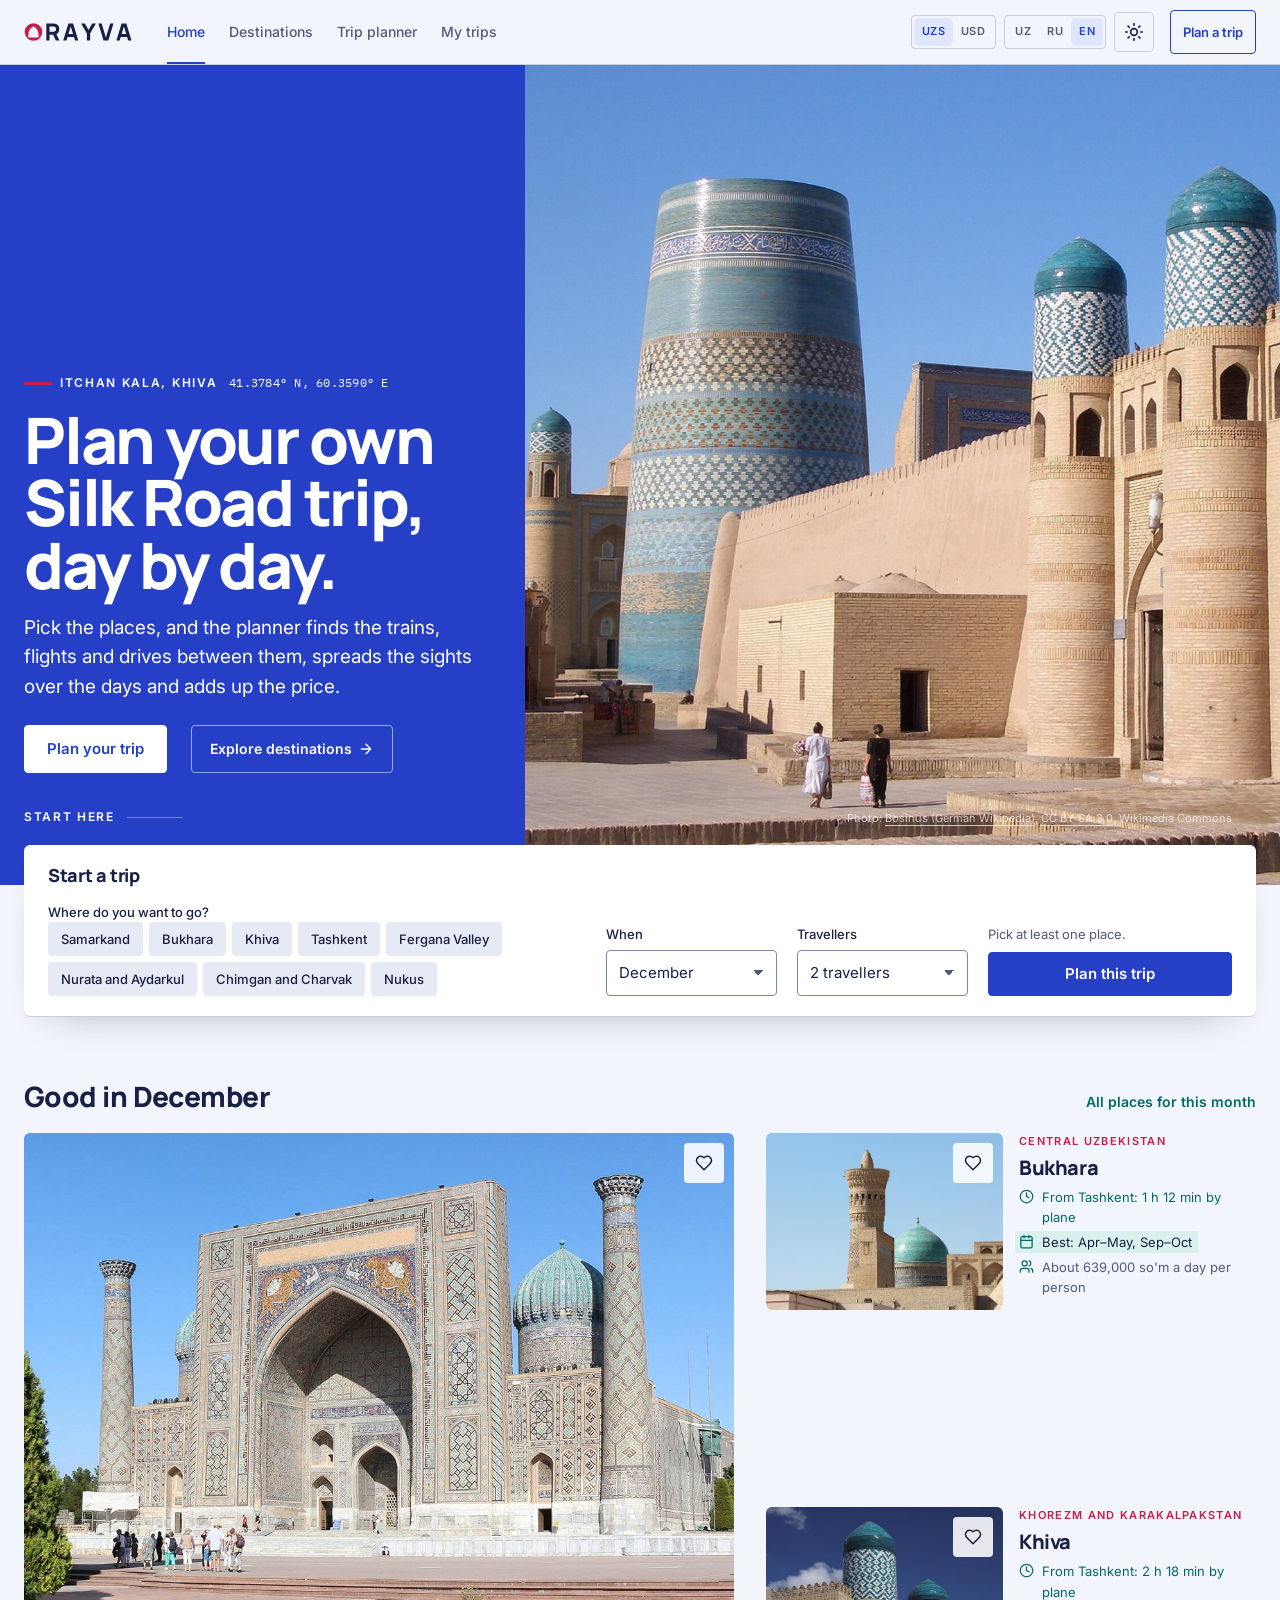
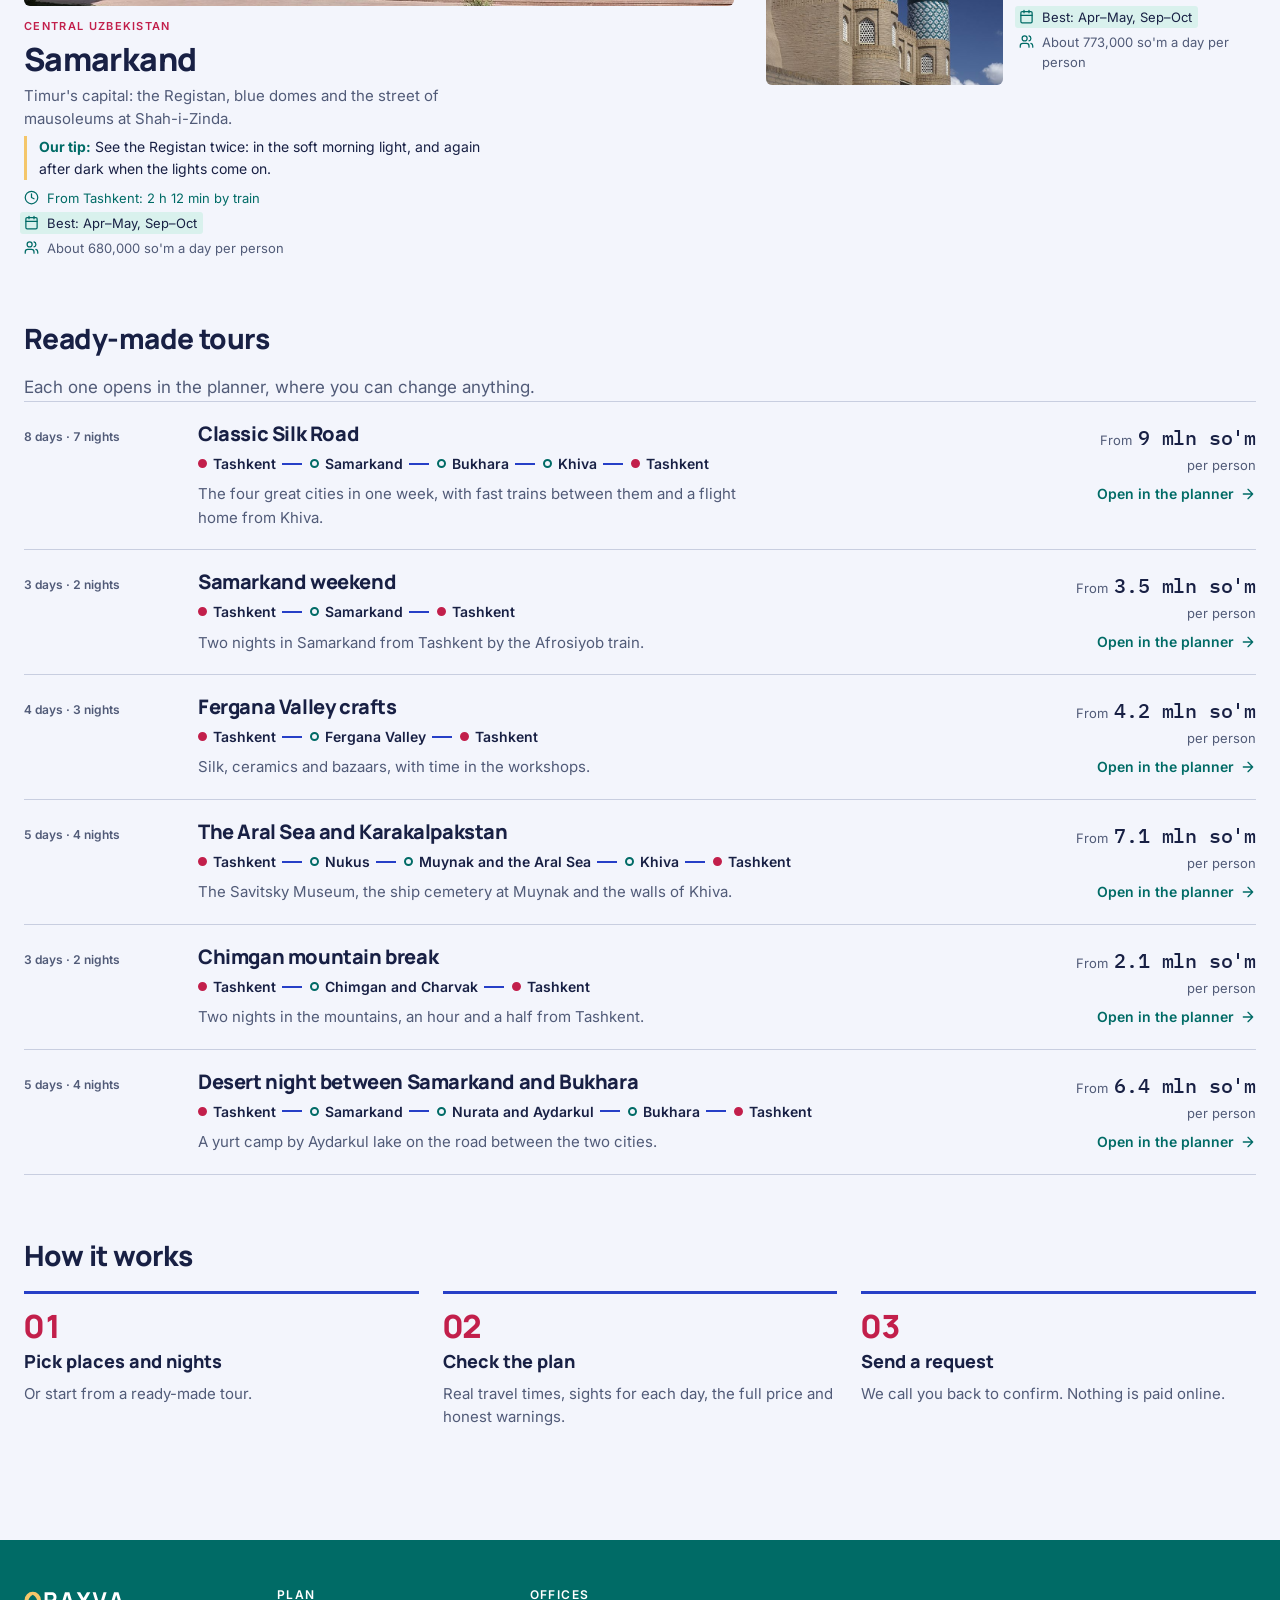
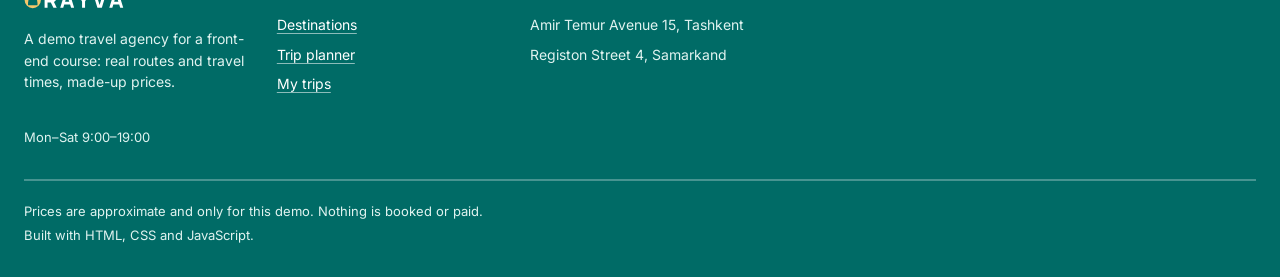
<file: index.html>
<!doctype html>
<html lang="en">
<head>
  <meta charset="utf-8">
  <meta name="viewport" content="width=device-width, initial-scale=1">
  <title>ORAYVA</title>
  <meta name="description" content="">
  <meta name="theme-color" content="#f3f5fc">
  <link rel="icon" href="assets/brand/orayva-favicon.svg" type="image/svg+xml">
  <link rel="preconnect" href="https://fonts.googleapis.com">
  <link rel="preconnect" href="https://fonts.gstatic.com" crossorigin>
  <link rel="stylesheet" href="https://fonts.googleapis.com/css2?family=IBM+Plex+Mono:wght@400;500&family=Inter:wght@400..600&family=Manrope:wght@500..800&display=swap">
  <!-- Apply the saved theme before the page is drawn, so it never flashes. -->
  <script>
    window.APP_NS = "travel";
    try {
      var savedTheme = localStorage.getItem("travel:theme");
      document.documentElement.setAttribute("data-theme", savedTheme || (matchMedia("(prefers-color-scheme: dark)").matches ? "dark" : "light"));
    } catch (e) {}
  </script>
  <link rel="stylesheet" href="css/base.css">
  <link rel="stylesheet" href="css/site.css">
  <script defer src="js/core.js"></script>
  <script defer src="js/lang.js"></script>
  <script defer src="js/data.js"></script>
  <script defer src="js/calc.js"></script>
  <script defer src="js/store.js"></script>
  <script defer src="js/logo.js"></script>
  <script defer src="js/photos.js"></script>
  <script defer src="js/layout.js"></script>
  <script defer src="js/pages/home.js"></script>
</head>
<body data-page="home">
  <a class="skip-link" href="#main" data-i18n="skip">Skip to content</a>
  <header id="site-header" class="site-header"></header>

  <main id="main" tabindex="-1" class="home-page">
    <section class="hero" aria-labelledby="homeTitle">
      <div class="hero-photo" id="heroPhoto"></div>
      <div class="hero-inner container">
        <p class="hero-label"><span class="hero-place" id="heroPlace"></span><span class="hero-coords num" id="heroCoords"></span></p>
        <h1 id="homeTitle" class="hero-title" data-i18n="home.title"></h1>
        <p class="hero-lead" data-i18n="home.intro"></p>
        <div class="hero-cta"><a class="btn" href="planner.html" data-i18n="home.ctaPlan"></a><a class="link-arrow link-light" href="destinations.html"><span data-i18n="home.ctaExplore"></span><svg class="icon" viewBox="0 0 24 24" width="16" height="16" fill="none" stroke="currentColor" stroke-width="2" stroke-linecap="round" stroke-linejoin="round" aria-hidden="true"><path d="M5 12h14M12 5l7 7-7 7"/></svg></a></div>
      </div>
      <a class="hero-scroll" href="#start"><span data-i18n="home.scroll"></span><span class="hero-scroll-line" aria-hidden="true"></span></a>
      <p class="hero-credit" id="heroCredit"></p>
    </section>
    <div class="container">
    <section id="start" class="starter" aria-labelledby="qpTitle">
      <form id="quickPlan" class="quick-plan" novalidate>
        <h2 id="qpTitle" class="starter-title" data-i18n="home.qpTitle"></h2>
        <fieldset class="choice qp-where"><legend data-i18n="home.qpWhere"></legend><div id="qpCities" class="chip-row"></div></fieldset>
        <div class="field qp-month"><label for="qpMonth" data-i18n="home.qpMonth"></label><select id="qpMonth" class="select"></select></div>
        <div class="field qp-people"><label for="qpPeople" data-i18n="home.qpPeople"></label><select id="qpPeople" class="select"></select></div>
        <div class="qp-go"><p id="qpSummary" class="qp-summary num" aria-live="polite"></p><p id="qpError" class="field-error" role="alert"></p><button type="submit" class="btn" data-i18n="home.qpGo"></button></div>
      </form>
    </section>
    <section class="section" aria-labelledby="seasonTitle">
      <div class="section-head"><h2 id="seasonTitle"></h2><a class="more-link" id="seasonMore" href="destinations.html" data-i18n="home.seasonAll"></a></div>
      <div id="seasonList" class="spread"></div>
    </section>
    <section class="section" aria-labelledby="toursTitle">
      <h2 id="toursTitle" data-i18n="home.toursTitle"></h2>
      <p class="lead" data-i18n="home.toursIntro"></p>
      <div id="tourList" class="tour-list"></div>
    </section>
    <section class="section" aria-labelledby="howTitle">
      <h2 id="howTitle" data-i18n="home.howTitle"></h2>
      <ol id="howList" class="how-list"></ol>
    </section>
    <section class="section" id="recentSection" aria-labelledby="recentTitle" hidden>
      <h2 id="recentTitle" data-i18n="home.recent"></h2>
      <div id="recentList" class="place-strip"></div>
    </section>
    </div>
  </main>
  <footer id="site-footer" class="site-footer"></footer>
  <div id="toasts" class="toast-host" aria-live="polite"></div>
</body>
</html>
</file>
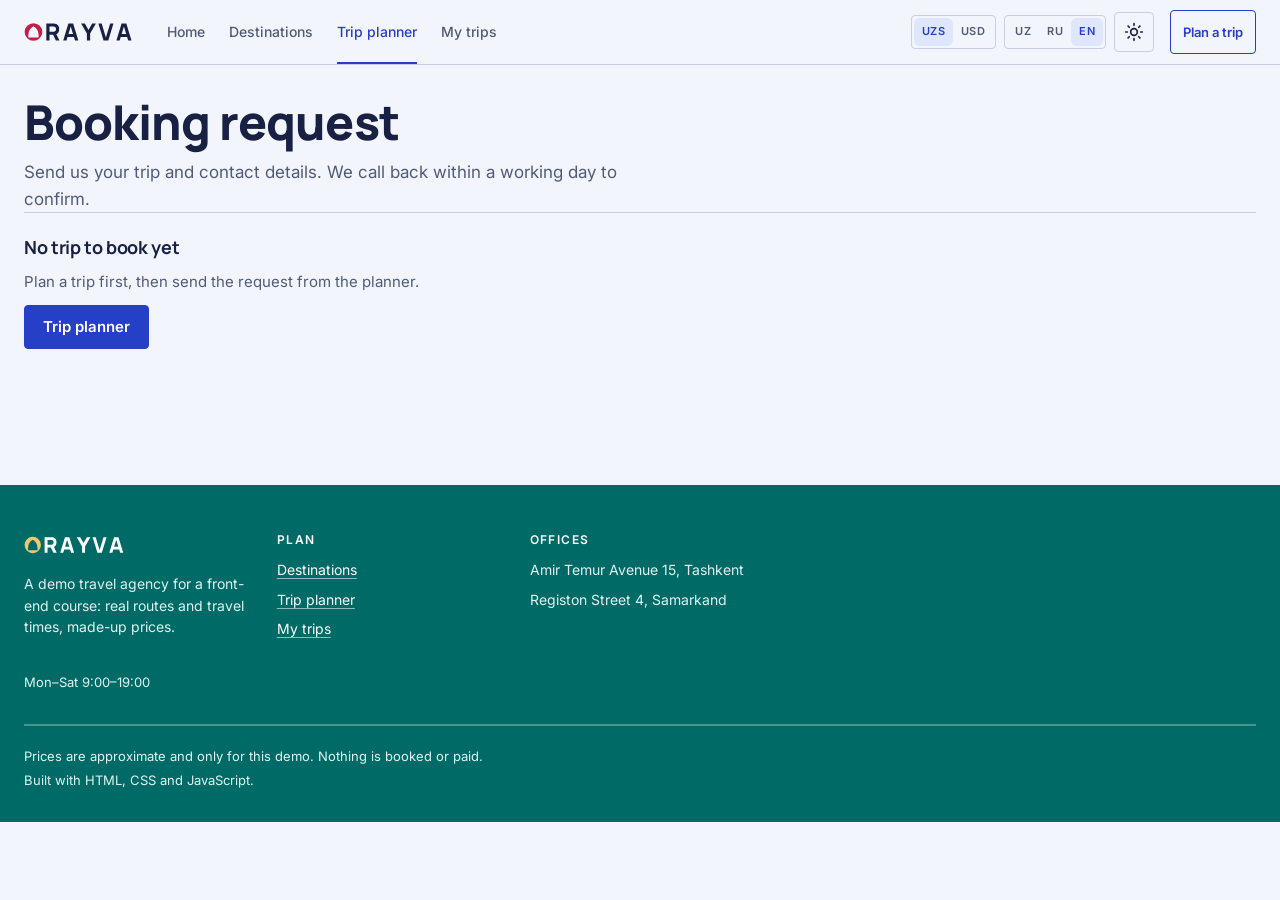
<file: booking.html>
<!doctype html>
<html lang="en">
<head>
  <meta charset="utf-8">
  <meta name="viewport" content="width=device-width, initial-scale=1">
  <title>ORAYVA</title>
  <meta name="description" content="">
  <meta name="theme-color" content="#f3f5fc">
  <link rel="icon" href="assets/brand/orayva-favicon.svg" type="image/svg+xml">
  <link rel="preconnect" href="https://fonts.googleapis.com">
  <link rel="preconnect" href="https://fonts.gstatic.com" crossorigin>
  <link rel="stylesheet" href="https://fonts.googleapis.com/css2?family=IBM+Plex+Mono:wght@400;500&family=Inter:wght@400..600&family=Manrope:wght@500..800&display=swap">
  <!-- Apply the saved theme before the page is drawn, so it never flashes. -->
  <script>
    window.APP_NS = "travel";
    try {
      var savedTheme = localStorage.getItem("travel:theme");
      document.documentElement.setAttribute("data-theme", savedTheme || (matchMedia("(prefers-color-scheme: dark)").matches ? "dark" : "light"));
    } catch (e) {}
  </script>
  <link rel="stylesheet" href="css/base.css">
  <link rel="stylesheet" href="css/site.css">
  <script defer src="js/core.js"></script>
  <script defer src="js/lang.js"></script>
  <script defer src="js/data.js"></script>
  <script defer src="js/calc.js"></script>
  <script defer src="js/store.js"></script>
  <script defer src="js/logo.js"></script>
  <script defer src="js/photos.js"></script>
  <script defer src="js/layout.js"></script>
  <script defer src="js/pages/booking.js"></script>
</head>
<body data-page="booking">
  <a class="skip-link" href="#main" data-i18n="skip">Skip to content</a>
  <header id="site-header" class="site-header"></header>

  <main id="main" tabindex="-1" class="container page">
    <h1 class="page-title" data-i18n="page.booking"></h1>
    <p class="lead" data-i18n="book.intro"></p>
    <div id="bookView"></div>
  </main>
  <footer id="site-footer" class="site-footer"></footer>
  <div id="toasts" class="toast-host" aria-live="polite"></div>
</body>
</html>
</file>
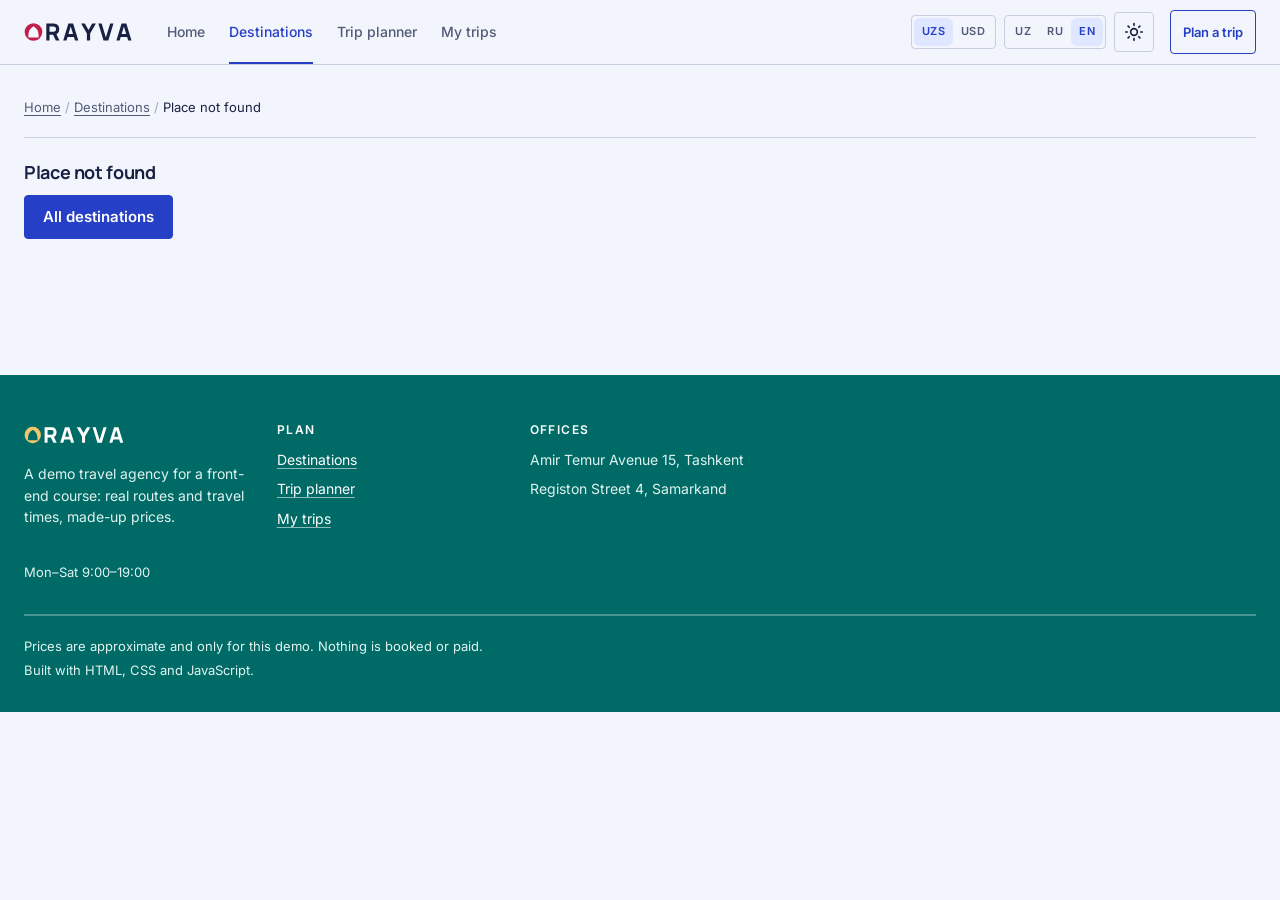
<file: destination.html>
<!doctype html>
<html lang="en">
<head>
  <meta charset="utf-8">
  <meta name="viewport" content="width=device-width, initial-scale=1">
  <title>ORAYVA</title>
  <meta name="description" content="">
  <meta name="theme-color" content="#f3f5fc">
  <link rel="icon" href="assets/brand/orayva-favicon.svg" type="image/svg+xml">
  <link rel="preconnect" href="https://fonts.googleapis.com">
  <link rel="preconnect" href="https://fonts.gstatic.com" crossorigin>
  <link rel="stylesheet" href="https://fonts.googleapis.com/css2?family=IBM+Plex+Mono:wght@400;500&family=Inter:wght@400..600&family=Manrope:wght@500..800&display=swap">
  <!-- Apply the saved theme before the page is drawn, so it never flashes. -->
  <script>
    window.APP_NS = "travel";
    try {
      var savedTheme = localStorage.getItem("travel:theme");
      document.documentElement.setAttribute("data-theme", savedTheme || (matchMedia("(prefers-color-scheme: dark)").matches ? "dark" : "light"));
    } catch (e) {}
  </script>
  <link rel="stylesheet" href="css/base.css">
  <link rel="stylesheet" href="css/site.css">
  <script defer src="js/core.js"></script>
  <script defer src="js/lang.js"></script>
  <script defer src="js/data.js"></script>
  <script defer src="js/calc.js"></script>
  <script defer src="js/store.js"></script>
  <script defer src="js/logo.js"></script>
  <script defer src="js/photos.js"></script>
  <script defer src="js/layout.js"></script>
  <script defer src="js/pages/destination.js"></script>
</head>
<body data-page="destination">
  <a class="skip-link" href="#main" data-i18n="skip">Skip to content</a>
  <header id="site-header" class="site-header"></header>

  <main id="main" tabindex="-1" class="container page dest-page">
    <nav class="crumbs" id="crumbs" data-i18n-aria="crumb.label"></nav>
    <div id="view"></div>
  </main>
  <footer id="site-footer" class="site-footer"></footer>
  <div id="toasts" class="toast-host" aria-live="polite"></div>
</body>
</html>
</file>
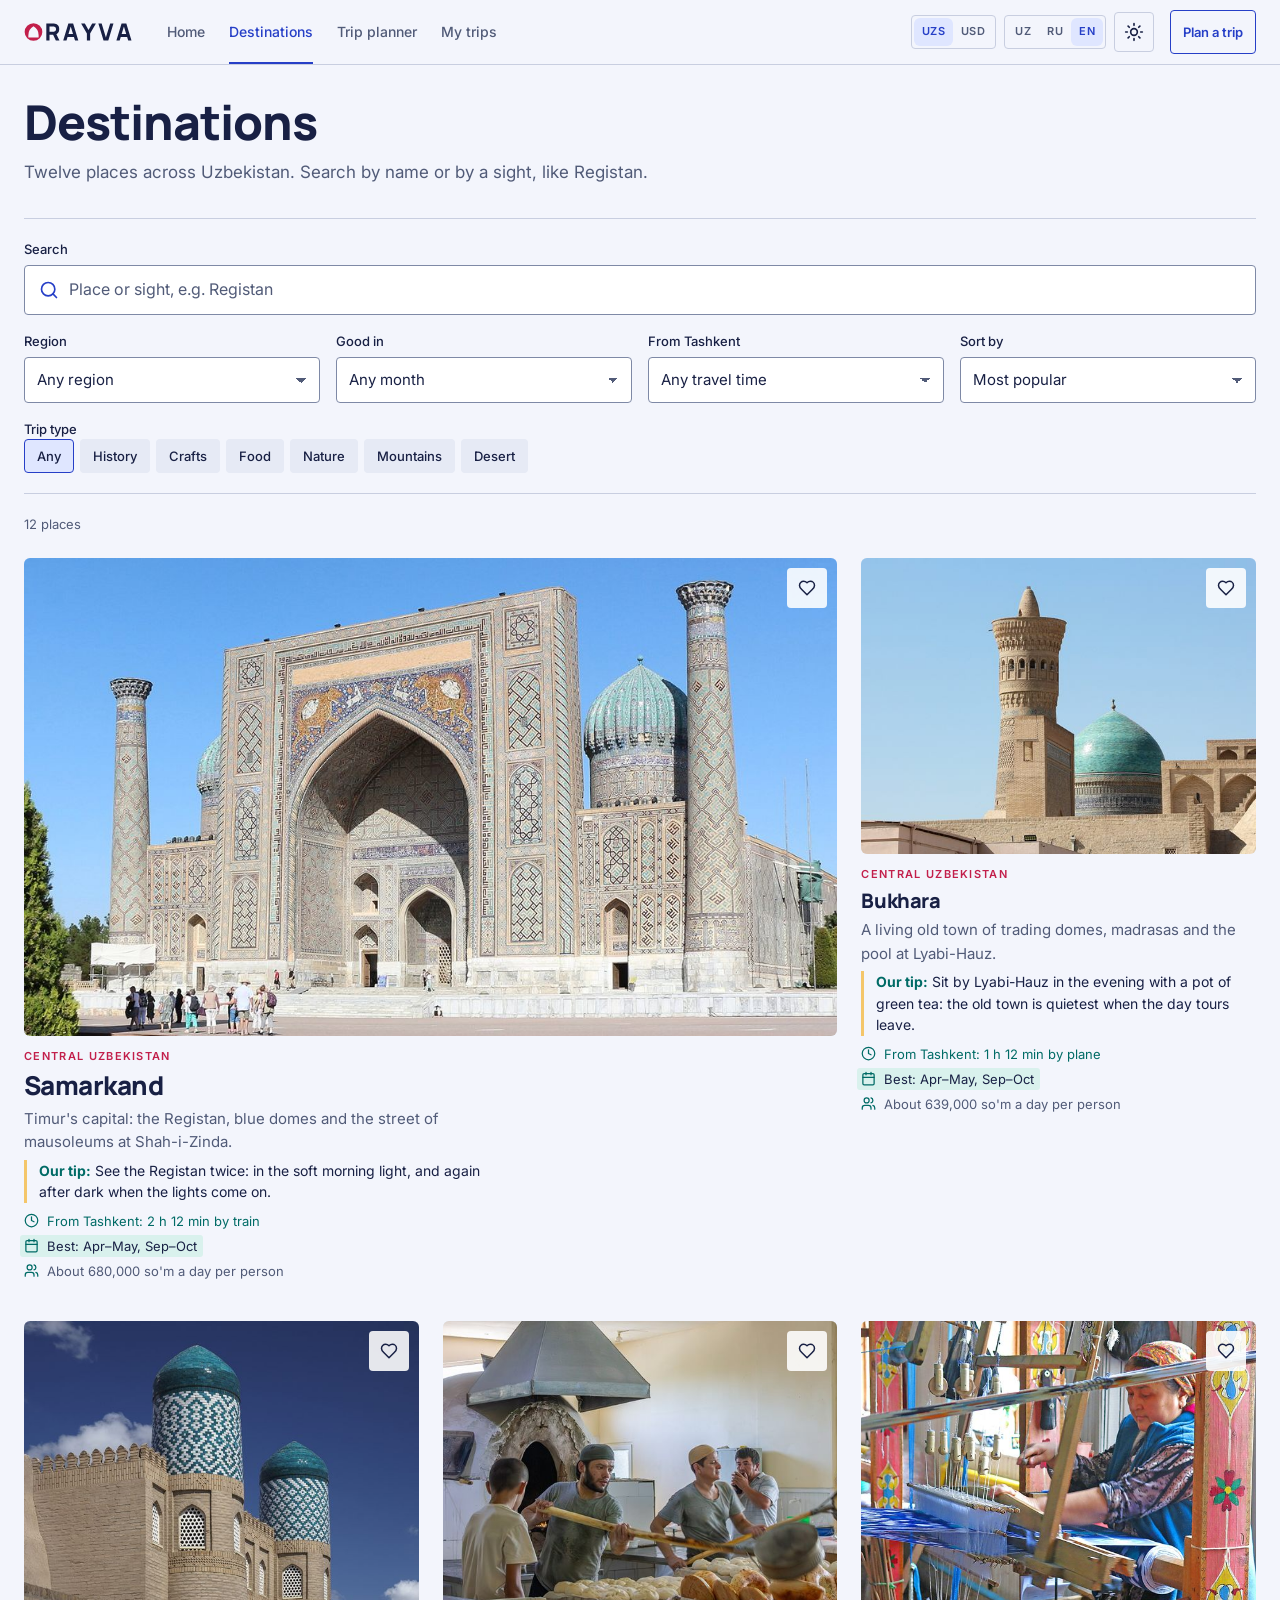
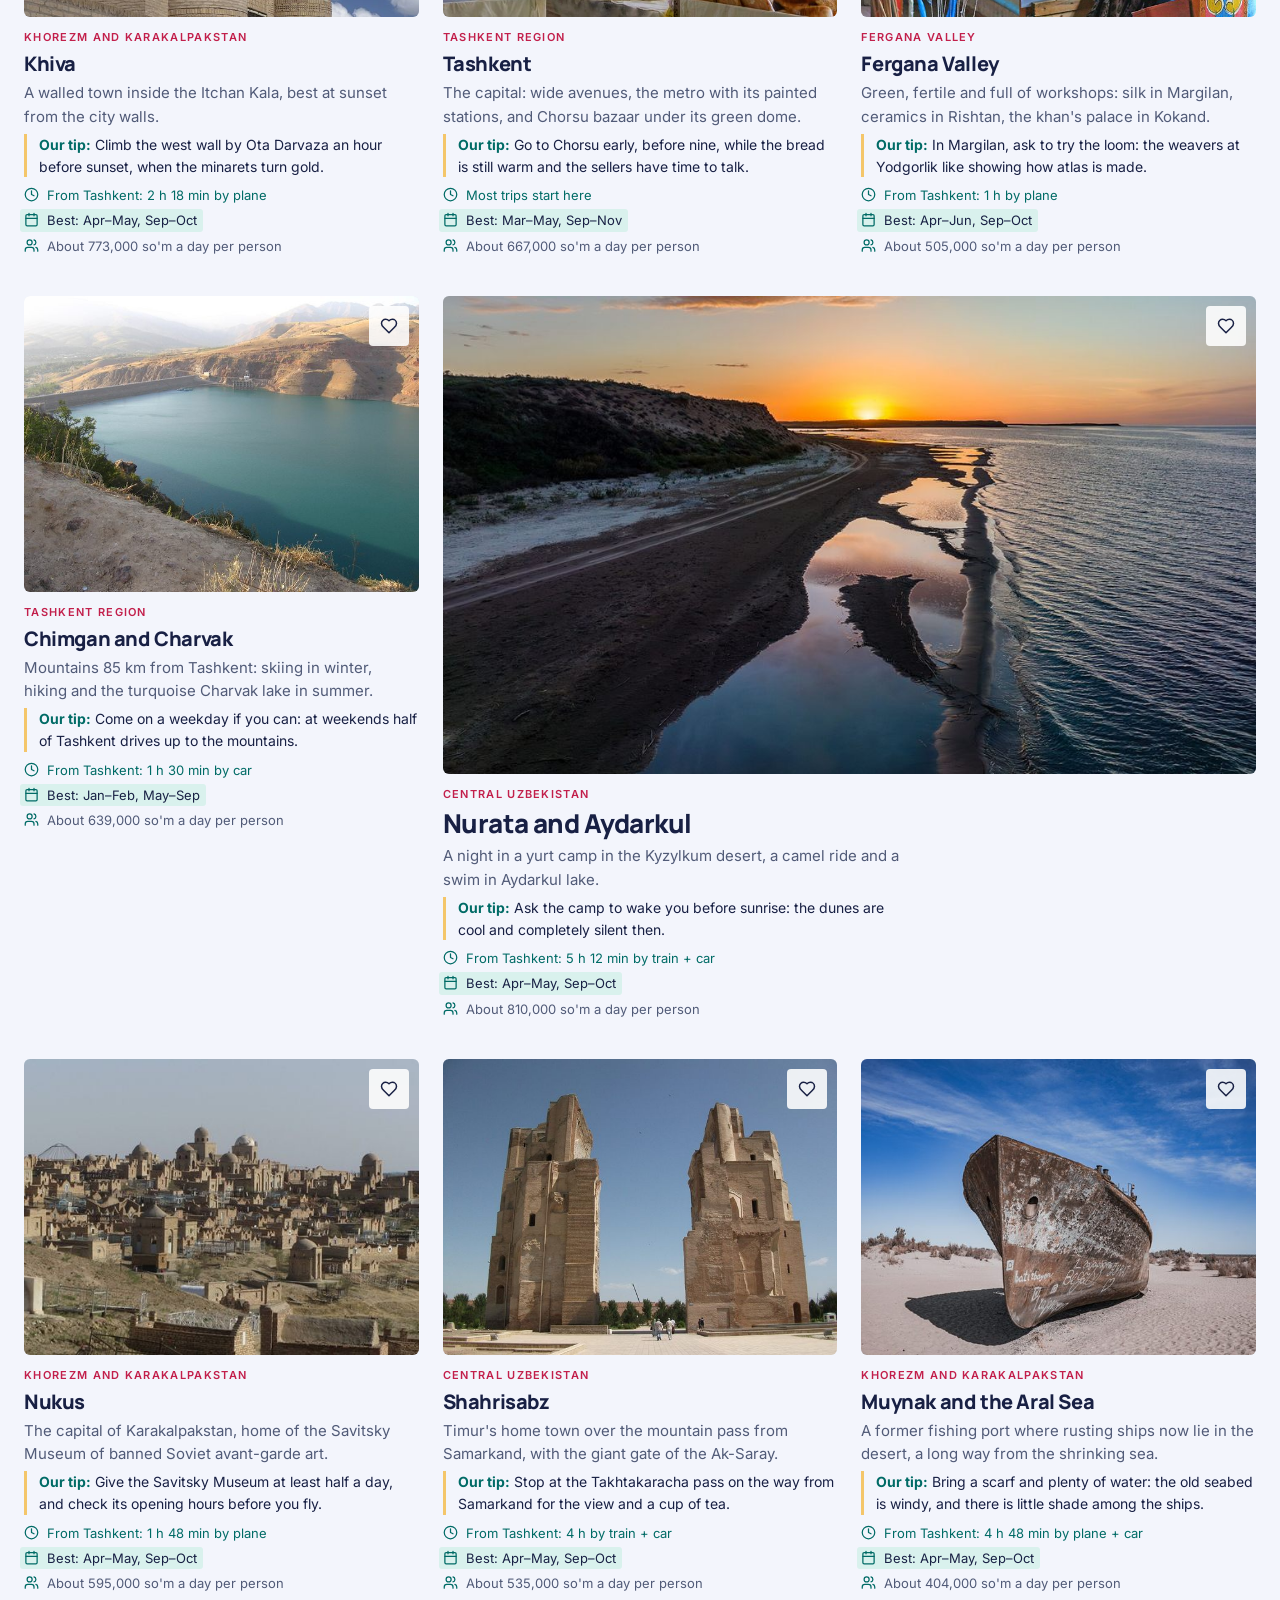
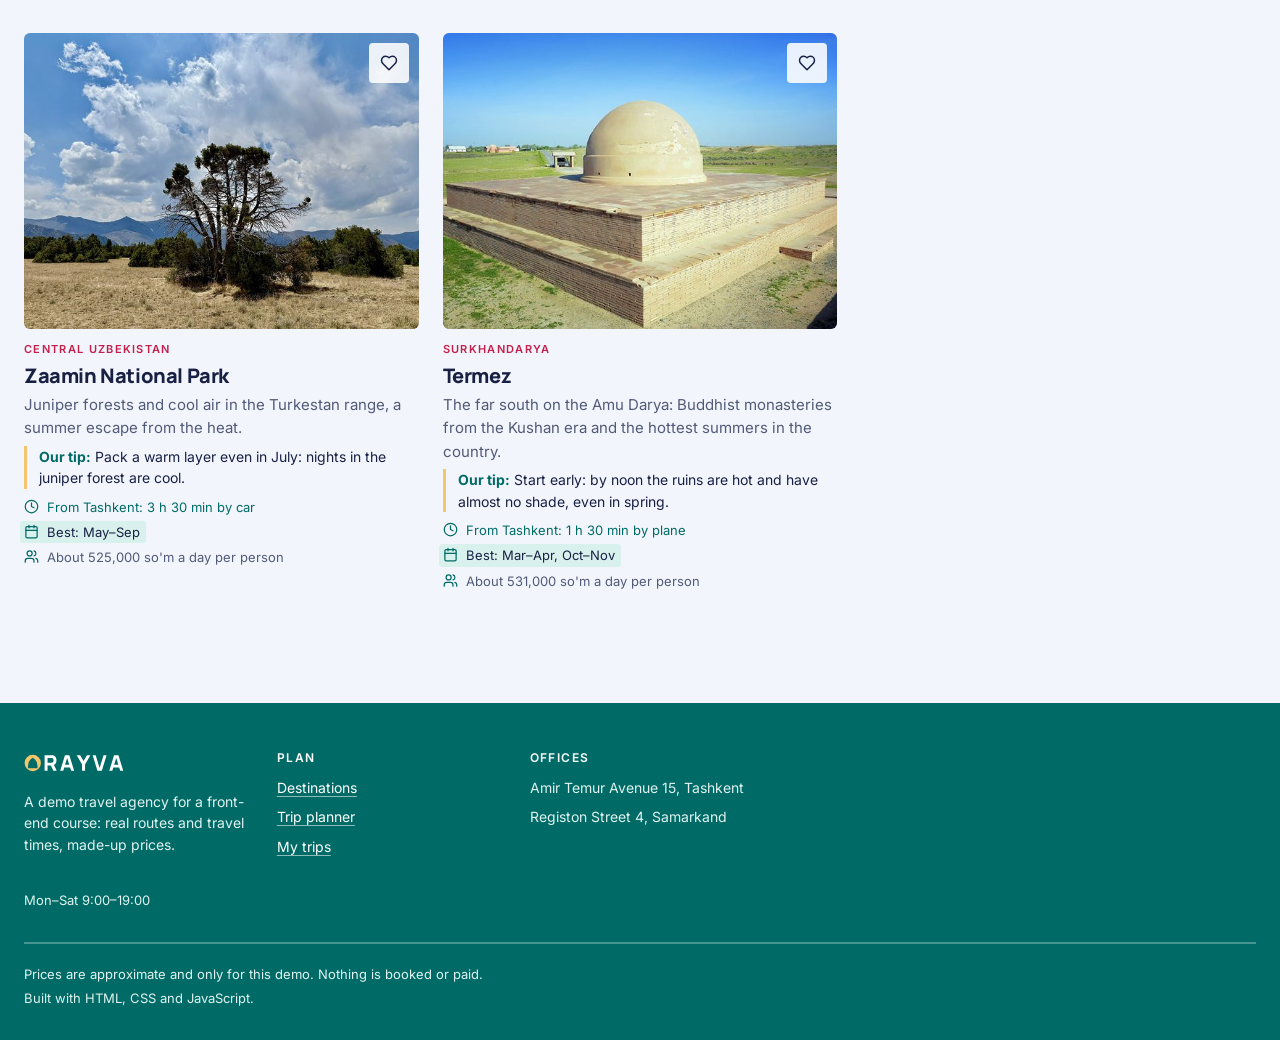
<file: destinations.html>
<!doctype html>
<html lang="en">
<head>
  <meta charset="utf-8">
  <meta name="viewport" content="width=device-width, initial-scale=1">
  <title>ORAYVA</title>
  <meta name="description" content="">
  <meta name="theme-color" content="#f3f5fc">
  <link rel="icon" href="assets/brand/orayva-favicon.svg" type="image/svg+xml">
  <link rel="preconnect" href="https://fonts.googleapis.com">
  <link rel="preconnect" href="https://fonts.gstatic.com" crossorigin>
  <link rel="stylesheet" href="https://fonts.googleapis.com/css2?family=IBM+Plex+Mono:wght@400;500&family=Inter:wght@400..600&family=Manrope:wght@500..800&display=swap">
  <!-- Apply the saved theme before the page is drawn, so it never flashes. -->
  <script>
    window.APP_NS = "travel";
    try {
      var savedTheme = localStorage.getItem("travel:theme");
      document.documentElement.setAttribute("data-theme", savedTheme || (matchMedia("(prefers-color-scheme: dark)").matches ? "dark" : "light"));
    } catch (e) {}
  </script>
  <link rel="stylesheet" href="css/base.css">
  <link rel="stylesheet" href="css/site.css">
  <script defer src="js/core.js"></script>
  <script defer src="js/lang.js"></script>
  <script defer src="js/data.js"></script>
  <script defer src="js/calc.js"></script>
  <script defer src="js/store.js"></script>
  <script defer src="js/logo.js"></script>
  <script defer src="js/photos.js"></script>
  <script defer src="js/layout.js"></script>
  <script defer src="js/pages/destinations.js"></script>
</head>
<body data-page="destinations">
  <a class="skip-link" href="#main" data-i18n="skip">Skip to content</a>
  <header id="site-header" class="site-header"></header>

  <main id="main" tabindex="-1" class="container page">
    <h1 class="page-title" data-i18n="page.destinations"></h1>
    <p class="lead" data-i18n="dest.intro"></p>
    <form id="filters" class="dest-filters" novalidate role="search" aria-labelledby="filterTitle">
      <h2 id="filterTitle" class="visually-hidden" data-i18n="filter.title"></h2>
      <div class="field filter-search"><label for="q" data-i18n="filter.search"></label><input id="q" class="input" type="search" autocomplete="off" maxlength="60" data-i18n-placeholder="filter.searchPlaceholder"></div>
      <button type="button" id="filtersToggle" class="btn btn-ghost filters-toggle" aria-expanded="false" aria-controls="filterMore"></button>
      <div id="filterMore" class="filter-more">
      <div class="field"><label for="region" data-i18n="filter.region"></label><select id="region" class="select"></select></div>
      <div class="field"><label for="month" data-i18n="filter.month"></label><select id="month" class="select"></select></div>
      <div class="field"><label for="maxHours" data-i18n="filter.maxHours"></label><select id="maxHours" class="select"></select></div>
      <div class="field"><label for="sort" data-i18n="filter.sort"></label><select id="sort" class="select"></select></div>
      <fieldset class="choice filter-types"><legend data-i18n="filter.type"></legend><div id="typeChips" class="chip-row"></div></fieldset>
      </div>
    </form>
    <div class="result-bar"><p id="count" class="result-count" aria-live="polite"></p><button type="button" id="reset" class="btn btn-ghost btn-small" data-i18n="filter.reset"></button></div>
    <div id="list" class="gallery"></div>
    <div id="empty" class="empty" hidden>
      <h2 data-i18n="filter.emptyTitle"></h2>
      <p data-i18n="filter.emptyText"></p>
      <button type="button" id="reset2" class="btn" data-i18n="filter.reset"></button>
    </div>
  </main>
  <footer id="site-footer" class="site-footer"></footer>
  <div id="toasts" class="toast-host" aria-live="polite"></div>
</body>
</html>
</file>
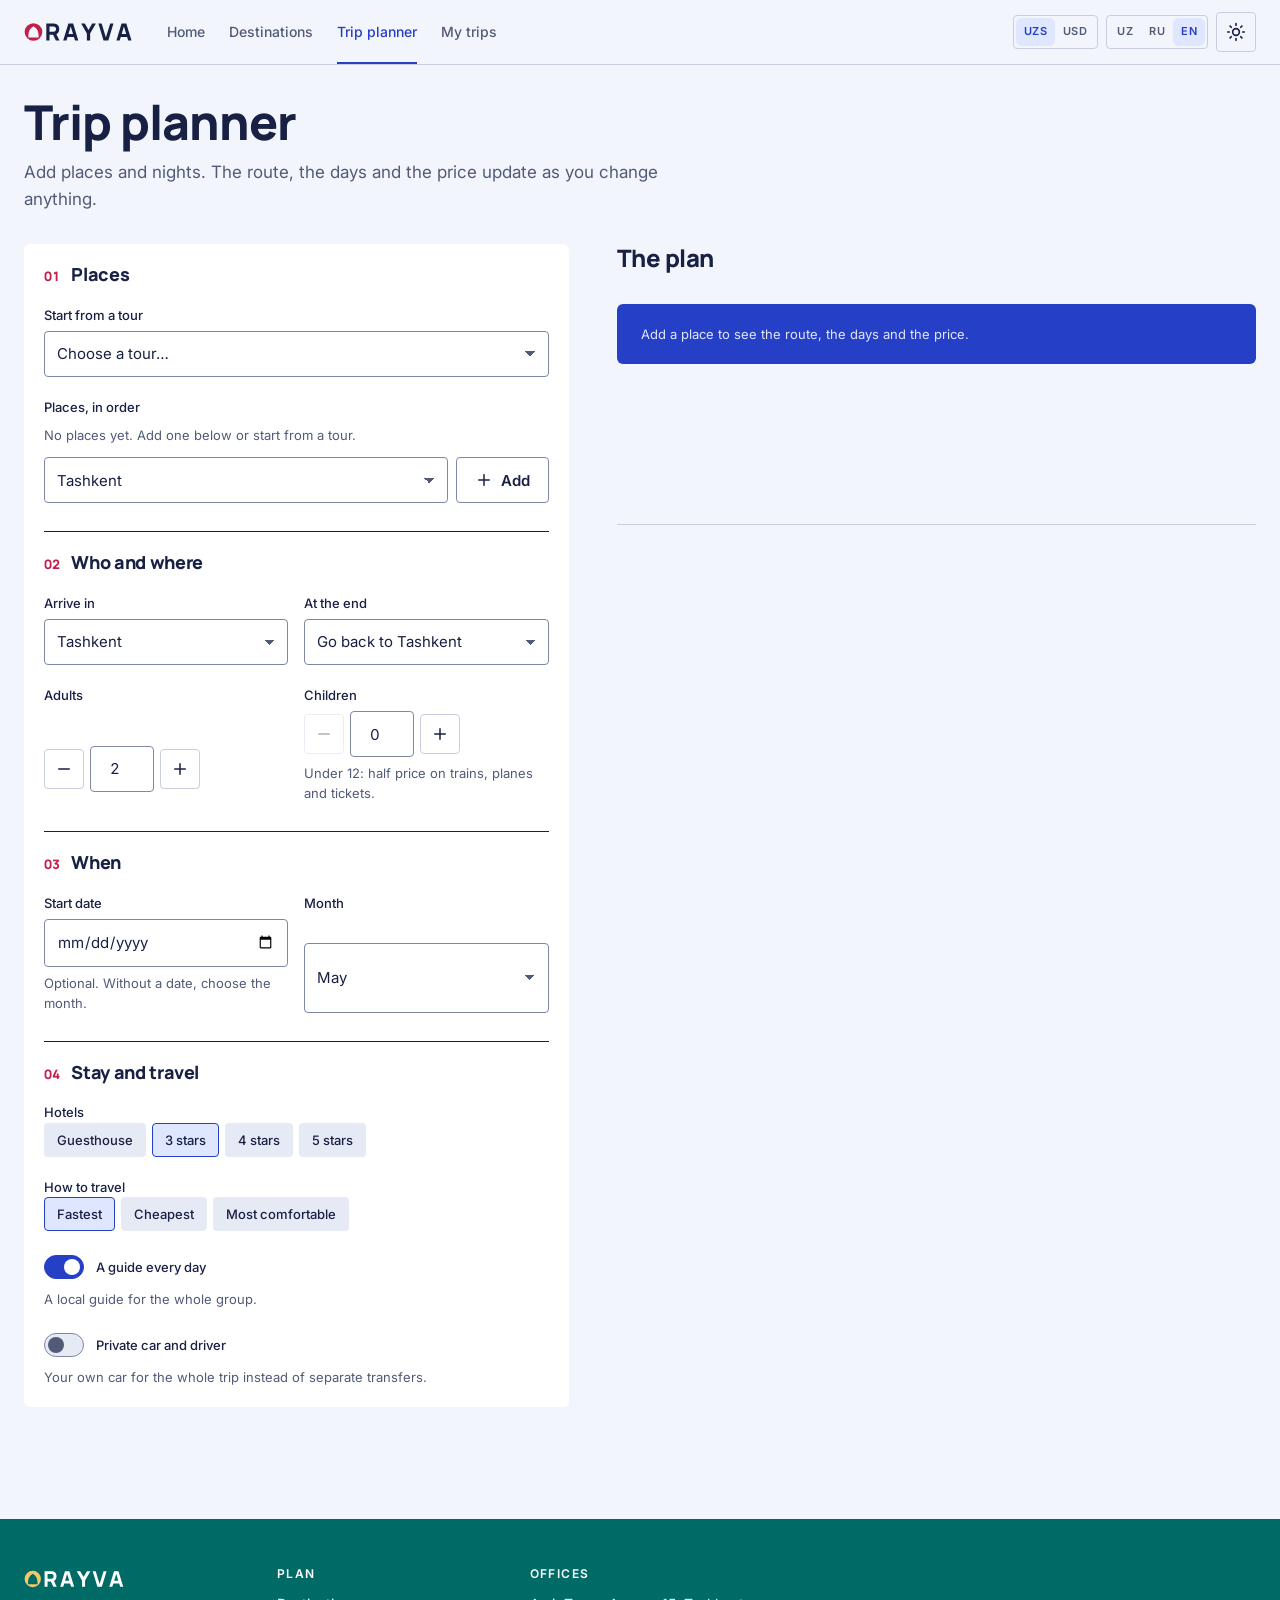
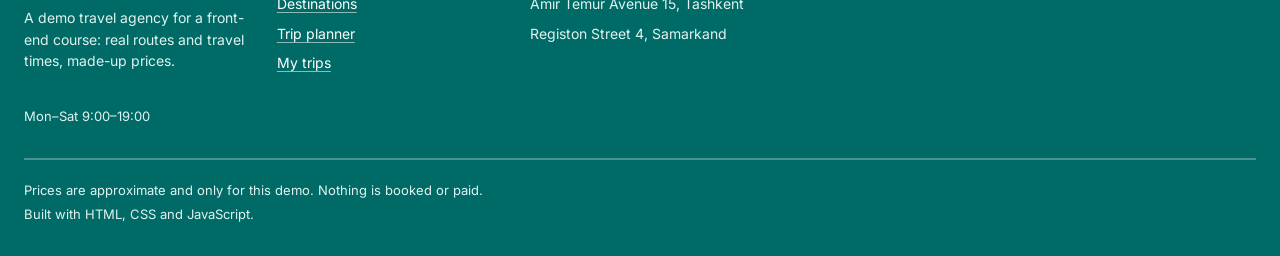
<file: planner.html>
<!doctype html>
<html lang="en">
<head>
  <meta charset="utf-8">
  <meta name="viewport" content="width=device-width, initial-scale=1">
  <title>ORAYVA</title>
  <meta name="description" content="">
  <meta name="theme-color" content="#f3f5fc">
  <link rel="icon" href="assets/brand/orayva-favicon.svg" type="image/svg+xml">
  <link rel="preconnect" href="https://fonts.googleapis.com">
  <link rel="preconnect" href="https://fonts.gstatic.com" crossorigin>
  <link rel="stylesheet" href="https://fonts.googleapis.com/css2?family=IBM+Plex+Mono:wght@400;500&family=Inter:wght@400..600&family=Manrope:wght@500..800&display=swap">
  <!-- Apply the saved theme before the page is drawn, so it never flashes. -->
  <script>
    window.APP_NS = "travel";
    try {
      var savedTheme = localStorage.getItem("travel:theme");
      document.documentElement.setAttribute("data-theme", savedTheme || (matchMedia("(prefers-color-scheme: dark)").matches ? "dark" : "light"));
    } catch (e) {}
  </script>
  <link rel="stylesheet" href="css/base.css">
  <link rel="stylesheet" href="css/site.css">
  <script defer src="js/core.js"></script>
  <script defer src="js/lang.js"></script>
  <script defer src="js/data.js"></script>
  <script defer src="js/calc.js"></script>
  <script defer src="js/store.js"></script>
  <script defer src="js/logo.js"></script>
  <script defer src="js/photos.js"></script>
  <script defer src="js/layout.js"></script>
  <script defer src="js/pages/planner.js"></script>
</head>
<body data-page="planner">
  <a class="skip-link" href="#main" data-i18n="skip">Skip to content</a>
  <header id="site-header" class="site-header"></header>

  <main id="main" tabindex="-1" class="container page">
    <h1 class="page-title" data-i18n="page.planner"></h1>
    <p class="lead" data-i18n="plan.intro"></p>
    <div class="planner-layout">
      <form id="planForm" class="plan-form" novalidate aria-labelledby="planFormTitle">
        <h2 id="planFormTitle" class="visually-hidden" data-i18n="plan.formTitle"></h2>
        <div id="planFields"></div>
      </form>
      <section class="plan-result" aria-labelledby="planResultTitle">
        <h2 id="planResultTitle" data-i18n="plan.resultTitle"></h2>
        <div id="planSummary" class="plan-summary" aria-live="polite"></div>
        <div id="planWarnings"></div>
        <div id="planPrice"></div>
        <div id="planRoute"></div>
        <div id="planDays"></div>
        <div id="planActions" class="plan-actions"></div>
      </section>
    </div>
  </main>
  <footer id="site-footer" class="site-footer"></footer>
  <div id="toasts" class="toast-host" aria-live="polite"></div>
</body>
</html>
</file>
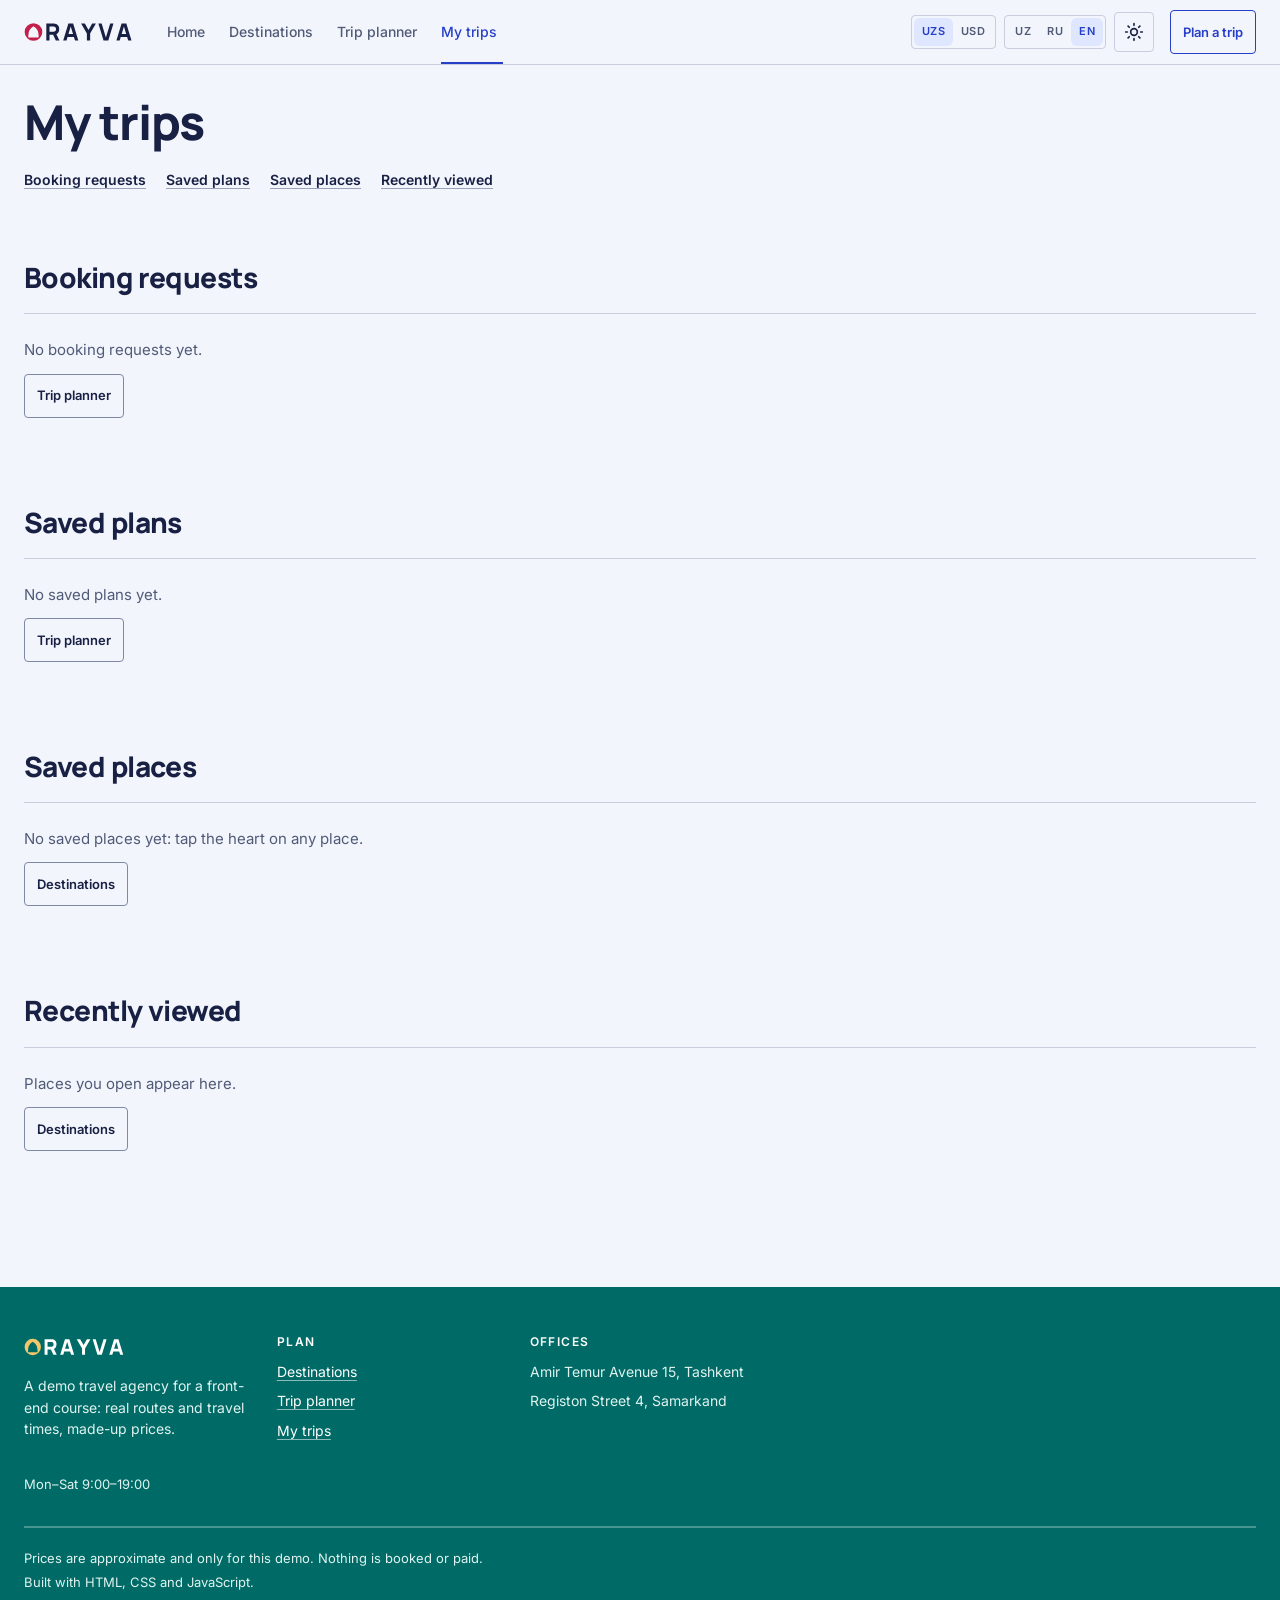
<file: trips.html>
<!doctype html>
<html lang="en">
<head>
  <meta charset="utf-8">
  <meta name="viewport" content="width=device-width, initial-scale=1">
  <title>ORAYVA</title>
  <meta name="description" content="">
  <meta name="theme-color" content="#f3f5fc">
  <link rel="icon" href="assets/brand/orayva-favicon.svg" type="image/svg+xml">
  <link rel="preconnect" href="https://fonts.googleapis.com">
  <link rel="preconnect" href="https://fonts.gstatic.com" crossorigin>
  <link rel="stylesheet" href="https://fonts.googleapis.com/css2?family=IBM+Plex+Mono:wght@400;500&family=Inter:wght@400..600&family=Manrope:wght@500..800&display=swap">
  <!-- Apply the saved theme before the page is drawn, so it never flashes. -->
  <script>
    window.APP_NS = "travel";
    try {
      var savedTheme = localStorage.getItem("travel:theme");
      document.documentElement.setAttribute("data-theme", savedTheme || (matchMedia("(prefers-color-scheme: dark)").matches ? "dark" : "light"));
    } catch (e) {}
  </script>
  <link rel="stylesheet" href="css/base.css">
  <link rel="stylesheet" href="css/site.css">
  <script defer src="js/core.js"></script>
  <script defer src="js/lang.js"></script>
  <script defer src="js/data.js"></script>
  <script defer src="js/calc.js"></script>
  <script defer src="js/store.js"></script>
  <script defer src="js/logo.js"></script>
  <script defer src="js/photos.js"></script>
  <script defer src="js/layout.js"></script>
  <script defer src="js/pages/trips.js"></script>
</head>
<body data-page="trips">
  <a class="skip-link" href="#main" data-i18n="skip">Skip to content</a>
  <header id="site-header" class="site-header"></header>

  <main id="main" tabindex="-1" class="container page">
    <h1 class="page-title" data-i18n="page.trips"></h1>
    <nav class="jump-links" data-i18n-aria="trips.jump"><a href="#bookings" data-i18n="trips.bookings"></a><a href="#plans" data-i18n="trips.plans"></a><a href="#saved" data-i18n="trips.saved"></a><a href="#recent" data-i18n="trips.recent"></a></nav>
    <section id="bookings" class="section" aria-labelledby="bookingsTitle"><h2 id="bookingsTitle" data-i18n="trips.bookings"></h2><div id="bookingList"></div></section>
    <section id="plans" class="section" aria-labelledby="plansTitle"><h2 id="plansTitle" data-i18n="trips.plans"></h2><div id="planList"></div></section>
    <section id="saved" class="section" aria-labelledby="savedTitle"><h2 id="savedTitle" data-i18n="trips.saved"></h2><div id="savedList"></div></section>
    <section id="recent" class="section" aria-labelledby="recentTitle"><h2 id="recentTitle" data-i18n="trips.recent"></h2><div id="recentList"></div></section>
  </main>
  <footer id="site-footer" class="site-footer"></footer>
  <div id="toasts" class="toast-host" aria-live="polite"></div>
</body>
</html>
</file>
<file: css/base.css>
/* ==========================================================
   ORAYVA base: tokens, reset, type, buttons, form fields, chips,
   sliders, switches, badges, tables, toast (components from site #7).
   ========================================================== */

/* ORAYVA: "Electric Lapis" (colour brief, 2026-11-23; replaces Cobalt &
   Pomegranate, which felt too beige and too close to Varaq and OLIVE).
   Four families, each with one job:
   - lapis: the identity (main actions, hero column, active nav, route line, planner total)
   - turquoise: the second voice (metadata, route markers, itinerary details, footer)
   - pomegranate: emphasis only (logo O, key labels, start/end and day markers)
   - atlas amber: warmth and season (very hot months, small editorial marks)
   Every text pair passes WCAG AA (checked with a script). One change from the
   brief: on the turquoise footer the logo O and hover use amber, because
   pomegranate on #006B66 is 1.09:1 and would disappear. */
:root,
:root[data-theme="light"] {
  color-scheme: light;
  --bg: #f3f5fc; --surface: #ffffff; --raised: #e6eaf5; --elevated: #ffffff; --sand: #f0e5d5;
  --ink: #182044; --ink-2: #515b78; --ink-3: #9aa3bd;
  --line: #c8cee0; --line-strong: #7e89a6;
  --lapis: #263fc7; --lapis-hover: #1d32a8; --on-lapis: #ffffff; --lapis-soft: #dfe6ff; --on-lapis-2: #dfe6ff;
  --turq: #006b66; --turq-hover: #00534f; --on-turq: #ffffff; --turq-soft: #d9f1ed;
  --pom: #c21f4b; --pom-hover: #a51b3d; --on-pom: #ffffff; --pom-soft: #fbe3e8;
  --amber: #f4c66a; --on-amber: #704600;
  --ok: #146b45; --ok-soft: #e0f3e8; --warn: #795000; --warn-soft: #fff0d1; --danger: #b42342; --danger-soft: #fce4e9;
  --m-best-bg: #dfe6ff; --m-best: #263fc7; --m-fine-bg: #d9f1ed; --m-fine: #006b66; --m-hot-bg: #fcebc8; --m-hot: #704600; --m-snow-bg: #e5eaf3; --m-snow: #40516b;
  --hero-bg: #263fc7; --hero-ink: #ffffff; --hero-ink-2: #ffffff; --hero-cta: #ffffff; --hero-cta-ink: #263fc7; --hero-cta-hover: #dfe6ff;
  --total-bg: #263fc7; --total-ink: #ffffff; --total-ink-2: #dfe6ff;
  --foot-bg: #006b66; --foot-ink: #ffffff; --foot-ink-2: #e0f3f0; --foot-link: #ffffff; --foot-mark: #f4c66a; --foot-line: rgba(255, 255, 255, 0.28);
  --field: #ffffff; --band: #ffffff; --plate: #e6eaf5;
  --toast-bg: #182044; --toast-ink: #f3f5fc; --toast-action: #f4c66a; --focus: #182044;
  --shadow-ink: 24, 32, 68;
  /* the older names, mapped onto the new families */
  --accent: var(--lapis); --accent-text: var(--lapis); --btn: var(--lapis); --btn-hover: var(--lapis-hover); --on-btn: var(--on-lapis);
  --cobalt: var(--turq); --cobalt-text: var(--turq); --cobalt-soft: var(--turq-soft); --gold: var(--amber); --soft: var(--lapis-soft);
  --chart: var(--lapis); --meter: var(--ok);
}
/* dark: deep aubergine-charcoal with violet surfaces and luminous accents
   (my dark palette of 2026-11-23: #17151D / #25212D / #34303E / warm #40332F, ink #F5F0E8,
   lapis #A9B8FF, turquoise #65D8C4, pomegranate #FF829B; hovers, tints and month strip derived, all AA-checked) */
:root[data-theme="dark"] {
  color-scheme: dark;
  --bg: #17151d; --surface: #25212d; --raised: #34303e; --elevated: #34303e; --sand: #40332f;
  --ink: #f5f0e8; --ink-2: #b9b0c5; --ink-3: #6c6180;
  --line: #494251; --line-strong: #8e829c;
  --lapis: #a9b8ff; --lapis-hover: #bfcbff; --on-lapis: #151a3d; --lapis-soft: #30365c; --on-lapis-2: #30365c;
  --turq: #65d8c4; --turq-hover: #85e4d4; --on-turq: #102d2b; --turq-soft: #214744;
  --pom: #ff829b; --pom-hover: #ff9db0; --on-pom: #35101d; --pom-soft: #4b2632;
  --amber: #f4c66a; --on-amber: #392600;
  --ok: #78dda9; --ok-soft: #214333; --warn: #ffd27a; --warn-soft: #4b3b22; --danger: #ff91a5; --danger-soft: #4b2632;
  --m-best-bg: #30365c; --m-best: #c5d0ff; --m-fine-bg: #214744; --m-fine: #8de8da; --m-hot-bg: #4a3b25; --m-hot: #ffd98a; --m-snow-bg: #343b4c; --m-snow: #d2dcee;
  --hero-bg: #30365c; --hero-ink: #f5f0e8; --hero-ink-2: #d8d2e6; --hero-cta: #a9b8ff; --hero-cta-ink: #151a3d; --hero-cta-hover: #bfcbff;
  --total-bg: #a9b8ff; --total-ink: #151a3d; --total-ink-2: #2a2f5c;
  --foot-bg: #25212d; --foot-ink: #f5f0e8; --foot-ink-2: #b9b0c5; --foot-link: #65d8c4; --foot-mark: #ff829b; --foot-line: #214744;
  --field: #25212d; --band: #25212d; --plate: #25212d;
  --toast-bg: #34303e; --toast-ink: #f5f0e8; --toast-action: #f4c66a; --focus: #f5f0e8;
  --shadow-ink: 0, 0, 0;
}

:root {
  --font-head: "Manrope", "Inter", system-ui, sans-serif;
  --font-body: "Inter", system-ui, -apple-system, "Segoe UI", Roboto, sans-serif;
  --font-num: "IBM Plex Mono", ui-monospace, "Cascadia Mono", Consolas, monospace;
  --r-ctl: 4px;              /* controls: crisp, editorial corners */
  --r-panel: 6px;            /* the few surfaces and photos */
  --s1: 4px; --s2: 8px; --s3: 12px; --s4: 16px; --s5: 20px; --s6: 24px; --s8: 32px; --s10: 40px; --s12: 48px; --s16: 64px;
  --ease: cubic-bezier(0.2, 0.7, 0.2, 1);
  --fast: 160ms;
  --wide: 1240px;
}

/* ---------- reset and type ---------- */
*, *::before, *::after { box-sizing: border-box; }
html { -webkit-text-size-adjust: 100%; }
body {
  margin: 0;
  min-height: 100vh;
  background: var(--bg);
  color: var(--ink);
  font-family: var(--font-body);
  font-size: 0.9375rem;
  font-weight: 400;
  line-height: 1.5;
  -webkit-font-smoothing: antialiased;
}
h1, h2, h3, h4, p, figure, dl, dd { margin: 0; }
h1, h2, h3 { font-family: var(--font-head); font-weight: 700; line-height: 1.15; letter-spacing: -0.01em; }
button, input, select, textarea { font: inherit; color: inherit; }
button { cursor: pointer; }
ul, ol { margin: 0; padding: 0; list-style: none; }
fieldset { border: 0; margin: 0; padding: 0; min-width: 0; }
legend { padding: 0; }
img, svg { display: block; }
[hidden] { display: none !important; } /* class display rules (e.g. .empty { display: grid }) must not undo hidden */
a { color: var(--accent-text); text-underline-offset: 3px; }
a:hover { color: var(--ink); }
/* every number that people compare lines up */
.num, output, td, .price, .pay-big { font-variant-numeric: tabular-nums; }

:focus-visible { outline: 2px solid var(--focus); outline-offset: 2px; border-radius: 4px; }

.visually-hidden {
  position: absolute !important; width: 1px; height: 1px; padding: 0; margin: -1px;
  overflow: hidden; clip: rect(0 0 0 0); white-space: nowrap; border: 0;
}
.container { width: min(100% - 32px, var(--wide)); margin-inline: auto; }
.hint { color: var(--ink-2); font-size: 0.8125rem; }
.eyebrow, .label { font-size: 0.75rem; font-weight: 500; letter-spacing: 0.08em; text-transform: uppercase; color: var(--ink-2); }

/* ---------- buttons: rectangular, solid accent primary ---------- */
.btn {
  display: inline-flex; align-items: center; justify-content: center; gap: 8px;
  min-height: 44px; padding: 0 18px;
  border: 1px solid var(--btn); border-radius: var(--r-ctl);
  background: var(--btn); color: var(--on-btn);
  font-weight: 600; font-size: 0.9375rem; text-decoration: none; white-space: nowrap;
  transition: background-color var(--fast) var(--ease), border-color var(--fast) var(--ease), color var(--fast) var(--ease);
}
.btn:hover { background: var(--btn-hover); border-color: var(--btn-hover); color: var(--on-btn); }
.btn:disabled { opacity: 0.45; cursor: not-allowed; }
.btn .icon { flex: none; }
.btn-ghost { background: transparent; color: var(--ink); border-color: var(--line-strong); }
.btn-ghost:hover { background: var(--raised); border-color: var(--ink-2); color: var(--ink); }
.btn-danger-ghost { background: transparent; color: var(--danger); border-color: var(--line-strong); }
.btn-danger-ghost:hover { background: transparent; border-color: var(--danger); color: var(--danger); }
.btn-small { min-height: 36px; padding: 0 12px; font-size: 0.8125rem; }
.icon-btn {
  display: inline-grid; place-items: center; width: 40px; height: 40px; flex: none;
  border: 1px solid var(--line); border-radius: var(--r-ctl);
  background: transparent; color: var(--ink);
  transition: border-color var(--fast) var(--ease), background-color var(--fast) var(--ease);
}
.icon-btn:hover { border-color: var(--line-strong); background: var(--raised); }

/* language switch */
.seg { display: inline-flex; border: 1px solid var(--line); border-radius: var(--r-ctl); padding: 2px; }
.seg button { border: 0; background: none; padding: 6px 9px; border-radius: 6px; font-size: 0.75rem; font-weight: 600; color: var(--ink-2); }
.seg button[aria-pressed="true"] { background: var(--lapis); color: var(--on-lapis); }

/* ---------- form fields: 44–48px, clear labels ---------- */
.field { display: grid; gap: 6px; min-width: 0; }
.field > label, .field-label, legend { font-size: 0.8125rem; font-weight: 500; color: var(--ink); }
.input, .select {
  width: 100%; min-height: 46px; padding: 10px 12px;
  background: var(--field); color: var(--ink);
  border: 1px solid var(--line-strong); border-radius: var(--r-ctl);
  transition: border-color var(--fast) var(--ease), box-shadow var(--fast) var(--ease);
}
.select { appearance: none; padding-right: 36px; background-image: linear-gradient(45deg, transparent 50%, var(--ink-2) 50%), linear-gradient(135deg, var(--ink-2) 50%, transparent 50%); background-position: calc(100% - 18px) 50%, calc(100% - 13px) 50%; background-size: 5px 5px; background-repeat: no-repeat; }
.input::placeholder { color: var(--ink-2); }
.input:hover, .select:hover { border-color: var(--ink-2); }
.input:focus-visible, .select:focus-visible { outline: none; border-color: var(--accent); box-shadow: 0 0 0 3px var(--soft); }
.input[aria-invalid="true"] { border-color: var(--danger); }
.field-error { font-size: 0.8125rem; color: var(--danger); font-weight: 500; }
.field-error:empty { display: none; }
input[type="number"] { font-variant-numeric: tabular-nums; }

/* ---------- chips: compact and understated, a tint instead of an outline ---------- */
.chip-row { display: flex; flex-wrap: wrap; gap: 6px; align-items: center; }
.chip {
  position: relative; display: inline-flex; align-items: center; gap: 6px;
  min-height: 34px; padding: 0 12px;
  border: 1px solid transparent; border-radius: 6px; background: var(--raised);
  font-size: 0.8125rem; font-weight: 500; color: var(--ink); cursor: pointer;
  transition: border-color var(--fast) var(--ease), background-color var(--fast) var(--ease);
}
.chip:hover { border-color: var(--line-strong); }
.chip-radio:has(input:checked):hover { border-color: var(--lapis-hover); }
.chip-radio input { position: absolute; opacity: 0; width: 1px; height: 1px; pointer-events: none; }
.chip-radio:has(input:checked) { background: var(--lapis); border-color: var(--lapis); color: var(--on-lapis); }
.chip-radio:has(input:focus-visible) { outline: 2px solid var(--focus); outline-offset: 2px; }
.chip.is-disabled { opacity: 0.4; cursor: not-allowed; }
.chip-active { background: var(--soft); border-color: transparent; }
.chip-active .icon { color: var(--ink-2); }

/* ---------- sliders: big thumb, filled track, value and range shown ---------- */
.slider-field { gap: 4px; }
.slider-head { display: flex; justify-content: space-between; gap: 12px; align-items: baseline; }
.slider-value { font-family: var(--font-head); font-weight: 700; font-size: 0.9375rem; white-space: nowrap; }
.slider-range { display: flex; justify-content: space-between; font-size: 0.75rem; color: var(--ink-2); font-variant-numeric: tabular-nums; }
.slider {
  --pct: 50%;
  appearance: none; width: 100%; height: 32px; margin: 0; background: transparent; cursor: pointer;
}
.slider::-webkit-slider-runnable-track { height: 6px; border-radius: 3px; background: linear-gradient(to right, var(--accent) var(--pct), var(--raised) var(--pct)); }
.slider::-moz-range-track { height: 6px; border-radius: 3px; background: var(--raised); }
.slider::-moz-range-progress { height: 6px; border-radius: 3px; background: var(--accent); }
.slider::-webkit-slider-thumb { appearance: none; width: 24px; height: 24px; margin-top: -9px; border-radius: 50%; background: var(--surface); border: 2px solid var(--ink); box-shadow: 0 1px 2px rgba(0, 0, 0, 0.2); }
.slider::-moz-range-thumb { width: 20px; height: 20px; border-radius: 50%; background: var(--surface); border: 2px solid var(--ink); }
.slider:focus-visible { outline: none; }
.slider:focus-visible::-webkit-slider-thumb { outline: 2px solid var(--focus); outline-offset: 3px; }
.slider:focus-visible::-moz-range-thumb { outline: 2px solid var(--focus); outline-offset: 3px; }

/* ---------- switches: compact, obvious on/off ---------- */
.switch { display: flex; align-items: center; gap: 12px; cursor: pointer; font-size: 0.875rem; min-height: 32px; }
.switch input {
  appearance: none; flex: none; width: 40px; height: 24px; margin: 0; border-radius: 12px;
  background: var(--raised); border: 1px solid var(--line-strong); position: relative; cursor: pointer;
  transition: background-color var(--fast) var(--ease), border-color var(--fast) var(--ease);
}
.switch input::after {
  content: ""; position: absolute; top: 3px; left: 3px; width: 16px; height: 16px; border-radius: 50%;
  background: var(--ink-2); transition: transform var(--fast) var(--ease), background-color var(--fast) var(--ease);
}
.switch input:checked { background: var(--lapis); border-color: var(--lapis); }
.switch input:checked::after { transform: translateX(16px); background: var(--on-lapis); }
.switch input:focus-visible { outline: 2px solid var(--focus); outline-offset: 2px; }

/* ---------- badges ---------- */
.badges { display: flex; flex-wrap: wrap; gap: 4px; }
.badge { display: inline-block; padding: 2px 7px; border-radius: 4px; font-size: 0.6875rem; font-weight: 600; letter-spacing: 0.03em; background: var(--surface); color: var(--ink); }
.badge-new { background: var(--pom); color: var(--on-pom); border-color: var(--pom); }

/* ---------- tables: horizontal separators ---------- */
.table { width: 100%; border-collapse: collapse; font-size: 0.875rem; }
.table th, .table td { padding: 10px 12px; border-bottom: 1px solid var(--line); text-align: left; vertical-align: top; }
.table thead th { font-weight: 500; color: var(--ink-2); font-size: 0.8125rem; }
.table tbody th { font-weight: 500; }

/* ---------- toast ---------- */
.toast-host { position: fixed; inset: auto 0 calc(var(--tabbar-h, 0px) + 16px) 0; display: grid; justify-items: center; padding-inline: 16px; pointer-events: none; z-index: 60; }
.toast {
  display: inline-flex; align-items: center; gap: 16px; max-width: 520px;
  padding: 10px 10px 10px 16px; border-radius: var(--r-ctl);
  background: var(--toast-bg); color: var(--toast-ink); font-size: 0.875rem;
  pointer-events: auto; animation: toast-in 0.2s var(--ease);
}
.toast.is-leaving { animation: toast-out 0.2s var(--ease) forwards; }
.toast button { background: none; border: 0; padding: 6px 8px; font-weight: 700; color: var(--toast-action); border-radius: 6px; }
@keyframes toast-in { from { opacity: 0; transform: translateY(8px); } }
@keyframes toast-out { to { opacity: 0; transform: translateY(8px); } }

@media (prefers-reduced-motion: reduce) {
  *, *::before, *::after { animation-duration: 0.001ms !important; transition-duration: 0.001ms !important; scroll-behavior: auto !important; }
}
</file>
<file: css/site.css>
/* ==========================================================
   ORAYVA page layouts: "Cobalt & Pomegranate" (design brief, 2026-11-23).
   An editorial travel publication crossed with a planning tool:
   photographs carry the emotion, type and thin rules carry the layout,
   numbers sit in IBM Plex Mono. Surfaces only for things you act on or
   read as a result (the trip starter, the planner total, the booking
   summary). Signature: the route line, cities as stations on one cobalt
   line, used for tours, the planner and the itinerary.
   Mobile first; wider layouts in min-width media queries.
   ========================================================== */

:root { --header-h: 64px; --tabbar-h: 0px; --gutter: 16px; }
@media (min-width: 640px) { :root { --gutter: 24px; } }
body { padding-bottom: var(--tabbar-h); font-size: 0.9375rem; line-height: 1.55; }
.container { width: min(100% - 2 * var(--gutter), var(--wide)); }
.num, .price { font-family: var(--font-num); font-variant-numeric: tabular-nums; letter-spacing: -0.01em; }
h1, h2, h3 { letter-spacing: -0.02em; overflow-wrap: break-word; hyphens: auto; } /* long Russian words (e.g. "достопримечательности") must not push the page sideways on small phones */
.skip-link { position: absolute; left: 8px; top: -60px; z-index: 70; padding: 10px 14px; background: var(--surface); border: 1px solid var(--line-strong); border-radius: var(--r-ctl); }
.skip-link:focus { top: 8px; }
.page { padding-block: var(--s8) var(--s12); }
.page-title { font-size: clamp(2rem, 5.5vw, 3rem); font-weight: 800; line-height: 1.05; max-width: 18ch; }
.lead { max-width: 60ch; color: var(--ink-2); margin-top: var(--s3); font-size: 1.0625rem; }
.eyebrow { display: flex; flex-wrap: wrap; gap: 4px var(--s3); font-size: 0.75rem; font-weight: 600; letter-spacing: 0.12em; text-transform: uppercase; color: var(--turq); }
.section { margin-top: var(--s16); }
.section > h2, .section-head h2 { font-size: clamp(1.375rem, 3vw, 1.75rem); font-weight: 800; margin-bottom: var(--s5); }
.section-head { display: flex; justify-content: space-between; align-items: baseline; gap: var(--s3); flex-wrap: wrap; margin-bottom: var(--s5); }
.section-head h2 { margin-bottom: 0; }
.more-link, .link-arrow { display: inline-flex; align-items: center; gap: 6px; font-size: 0.875rem; font-weight: 600; color: var(--lapis); text-decoration: none; }
.more-link:hover, .link-arrow:hover { text-decoration: underline; text-underline-offset: 3px; color: var(--lapis); }
.link-arrow .icon { transition: transform var(--fast) var(--ease); }
.link-arrow:hover .icon { transform: translateX(3px); }
.empty { display: grid; gap: var(--s3); justify-items: start; padding-block: var(--s6); border-top: 1px solid var(--line); color: var(--ink-2); }
.empty h1, .empty h2 { color: var(--ink); font-size: 1.125rem; }
.field-row { display: grid; gap: var(--s4); grid-template-columns: repeat(auto-fit, minmax(min(100%, 170px), 1fr)); }
.check { display: flex; gap: var(--s3); align-items: flex-start; font-size: 0.9375rem; cursor: pointer; }
.check input { width: 20px; height: 20px; margin: 2px 0 0; flex: none; accent-color: var(--btn); }
textarea.input { resize: vertical; min-height: 88px; }
.btn { border-radius: var(--r-ctl); min-height: 44px; }
.btn-ghost { border-color: var(--line-strong); }
.chip { border-radius: var(--r-ctl); }
.icon-btn { border-radius: var(--r-ctl); }
.hint { color: var(--ink-2); }

/* ---------- header and phone tab bar ---------- */
/* no backdrop-filter here: it would make the header the containing block of the fixed phone tab bar */
.site-header { position: sticky; top: 0; z-index: 30; background: var(--bg); border-bottom: 1px solid var(--line); }
.header-bar { display: flex; align-items: center; gap: var(--s6); min-height: var(--header-h); }
.brand { display: inline-flex; color: var(--ink); }
.logo-svg { height: 26px; width: auto; }
.logo-word { fill: var(--ink); }
.logo-o { fill: var(--pom); }
.header-tools { display: flex; align-items: center; gap: var(--s2); margin-left: auto; }
.header-plan { display: none; }
.seg { border-color: var(--line); }
.seg button { padding: 5px 8px; font-size: 0.6875rem; letter-spacing: 0.04em; }
.site-nav ul { display: flex; gap: var(--s1); }
.site-nav a { position: relative; display: flex; align-items: center; gap: 6px; padding: 8px 10px; color: var(--ink-2); text-decoration: none; font-size: 0.875rem; font-weight: 500; }
.site-nav a:hover { color: var(--ink); }
.site-nav a[aria-current="page"] { color: var(--lapis); }
.nav-count:not(:empty) { min-width: 18px; height: 18px; padding: 0 5px; border-radius: 9px; background: var(--pom); color: var(--on-pom); font-family: var(--font-num); font-size: 0.6875rem; font-weight: 500; line-height: 18px; text-align: center; }
.icon-btn .i-sun, .icon-btn .i-moon { display: inline-flex; }
:root[data-theme="dark"] .icon-btn .i-sun, :root:not([data-theme="dark"]) .icon-btn .i-moon { display: none; }
.nav-short { display: none; }
@media (min-width: 960px) {
  .site-nav .icon { display: none; }
  .site-nav a[aria-current="page"]::after { content: ""; position: absolute; left: 10px; right: 10px; bottom: -13px; height: 2px; background: var(--lapis); }
}
@media (min-width: 1160px) { .header-plan { display: inline-flex; margin-left: var(--s2); } }
@media (max-width: 959px) {
  :root { --tabbar-h: 62px; --header-h: 56px; }
  .site-nav { position: fixed; inset: auto 0 0 0; z-index: 40; background: var(--band); border-top: 1px solid var(--line); padding-bottom: env(safe-area-inset-bottom); }
  .site-nav ul { justify-content: space-around; gap: 0; }
  .site-nav li { flex: 1; min-width: 0; }
  .site-nav a { flex-direction: column; gap: 3px; padding: 9px 2px 8px; font-size: 0.6875rem; font-weight: 600; }
  .site-nav a[aria-current="page"] { color: var(--lapis); }
  .site-nav a[aria-current="page"]::before { content: ""; position: absolute; top: -1px; left: 30%; right: 30%; height: 3px; background: var(--pom); }
  .nav-count:not(:empty) { position: absolute; top: 4px; left: calc(50% + 6px); }
  .site-nav .nav-full { position: absolute; width: 1px; height: 1px; overflow: hidden; clip: rect(0 0 0 0); white-space: nowrap; }
  .site-nav .nav-short { display: block; max-width: 100%; overflow: hidden; text-overflow: ellipsis; white-space: nowrap; }
  .header-bar { gap: var(--s2); }
  .logo-svg { height: 21px; }
  .seg button { padding: 5px 6px; }
}
@media (max-width: 379px) { .logo-svg { height: 18px; } .header-tools { gap: 4px; } }

/* ---------- photos ---------- */
.photo { position: relative; margin: 0; aspect-ratio: 4 / 3; overflow: hidden; background: var(--plate); border-radius: var(--r-panel); }
.photo img { position: absolute; inset: 0; width: 100%; height: 100%; object-fit: cover; transition: transform 0.7s var(--ease); }
.photo-fallback { position: absolute; inset: 0; display: grid; place-content: center; text-align: center; gap: 4px; padding: var(--s3); color: var(--ink-2); background: linear-gradient(160deg, var(--plate), var(--raised)); }
.photo-fallback-brand { font-size: 0.6875rem; font-weight: 600; letter-spacing: 0.12em; text-transform: uppercase; }
.photo-fallback-name { font-family: var(--font-head); font-size: clamp(1.125rem, 3vw, 1.5rem); font-weight: 800; color: var(--ink); }
.photo-credit { margin-top: 6px; font-size: 0.75rem; color: var(--ink-2); overflow-wrap: anywhere; }
.photo-credit a { color: inherit; }

/* ---------- the route line (signature) ---------- */
.route-line { display: flex; flex-wrap: wrap; align-items: center; gap: 6px 0; font-size: 0.875rem; font-weight: 600; }
.route-line li { display: inline-flex; align-items: center; gap: 6px; }
.route-line li + li::before { content: ""; width: 20px; height: 2px; margin: 0 2px 0 6px; background: var(--lapis); }
.route-dot { width: 9px; height: 9px; border-radius: 50%; border: 2px solid var(--turq); background: var(--bg); flex: none; }
.route-line li:first-child .route-dot, .route-line li:last-child .route-dot { background: var(--pom); border-color: var(--pom); }

/* ---------- places (destination previews) ---------- */
.place { position: relative; display: grid; align-content: start; gap: var(--s3); min-width: 0; }
.place-photo { position: relative; }
.place-photo .save-btn { position: absolute; top: 10px; right: 10px; z-index: 2; background: color-mix(in srgb, var(--surface) 88%, transparent); border-color: transparent; }
.place-text { display: grid; gap: 6px; min-width: 0; }
.place-meta { font-size: 0.6875rem; font-weight: 600; letter-spacing: 0.12em; text-transform: uppercase; color: var(--pom); }
.place-name { font-size: 1.25rem; font-weight: 800; line-height: 1.15; }
.place-name a { color: var(--ink); text-decoration: none; }
.place-name a::after { content: ""; position: absolute; inset: 0; z-index: 1; } /* the whole preview opens the place */
.place:hover .place-name a { text-decoration: underline; text-decoration-thickness: 2px; text-underline-offset: 4px; text-decoration-color: var(--lapis); }
.place:hover .photo img { transform: scale(1.035); }
.place-about { color: var(--ink-2); max-width: 52ch; }
.place-facts { display: grid; gap: 4px; margin-top: 2px; font-family: var(--font-body); font-size: 0.78rem; color: var(--ink-2); }
.place-facts li { display: flex; gap: 8px; align-items: flex-start; }
.place-facts li:first-child { color: var(--turq); }
.place-facts li:nth-child(2) { justify-self: start; padding: 1px 6px 1px 4px; margin-left: -4px; border-radius: 3px; background: var(--turq-soft); color: var(--ink); }
.place-facts .icon { flex: none; margin-top: 2px; color: var(--turq); }
.save-btn[aria-pressed="true"] .icon { fill: currentColor; color: var(--pom); }
.place-small .place-about, .place-small .place-facts li + li { display: none; }
.place-small .place-name { font-size: 1.0625rem; }
.place-small .photo { aspect-ratio: 3 / 2; }

/* home "good this month": a magazine spread, one big story and two beside it */
.spread { display: grid; gap: var(--s8); }
@media (min-width: 760px) {
  .spread { grid-template-columns: minmax(0, 1.45fr) minmax(0, 1fr); grid-template-rows: auto auto; column-gap: var(--s8); row-gap: var(--s6); }
  .spread .place-wide { grid-row: span 2; }
  .spread .place-wide .photo { aspect-ratio: 3 / 2; }
  .spread .place-wide .place-name { font-size: clamp(1.5rem, 2.6vw, 2rem); }
  .spread .place:not(.place-wide) { grid-template-columns: minmax(0, 1fr) minmax(0, 1fr); gap: var(--s4); align-items: start; }
  .spread .place:not(.place-wide) .place-about { display: none; }
}

/* destinations: a gallery with a wide feature every six places */
.gallery { display: grid; gap: var(--s10) var(--s6); grid-template-columns: minmax(0, 1fr); grid-auto-flow: dense; }
@media (min-width: 640px) { .gallery { grid-template-columns: repeat(2, minmax(0, 1fr)); } .gallery .place-wide { grid-column: span 2; } .gallery .place-wide .photo { aspect-ratio: 16 / 8; } }
@media (min-width: 1024px) { .gallery { grid-template-columns: repeat(3, minmax(0, 1fr)); } .gallery .place-wide { grid-column: span 2; } .gallery .place-wide .photo { aspect-ratio: 16 / 9.4; } .gallery .place-wide .place-name { font-size: 1.625rem; } }

/* small places: a sideways strip on phones */
.place-strip { display: grid; gap: var(--s5); grid-auto-flow: column; grid-auto-columns: 64%; overflow-x: auto; scroll-snap-type: x mandatory; margin-inline: calc(-1 * var(--gutter)); padding: 0 var(--gutter) var(--s2); scroll-padding-inline: var(--gutter); }
.place-strip > * { scroll-snap-align: start; }
@media (min-width: 760px) { .place-strip { grid-auto-flow: row; grid-template-columns: repeat(4, minmax(0, 1fr)); overflow: visible; margin-inline: 0; padding: 0; } }

/* ---------- tours: rows with the route line ---------- */
.tour-list { display: grid; border-bottom: 1px solid var(--line); }
.tour-row { display: grid; gap: var(--s2) var(--s6); padding-block: var(--s5); border-top: 1px solid var(--line); }
.tour-length { font-size: 0.75rem; color: var(--ink-2); text-transform: uppercase; letter-spacing: 0.04em; }
.tour-main { display: grid; gap: var(--s2); min-width: 0; }
.tour-name { font-size: 1.25rem; font-weight: 800; }
.tour-name a { color: var(--ink); text-decoration: none; }
.tour-name a:hover { text-decoration: underline; text-decoration-color: var(--lapis); text-underline-offset: 4px; }
.tour-about { color: var(--ink-2); max-width: 60ch; }
.tour-side { display: flex; flex-wrap: wrap; justify-content: space-between; align-items: center; gap: var(--s2) var(--s4); }
.tour-price { display: flex; flex-wrap: wrap; align-items: baseline; gap: 2px 6px; }
.tour-from, .tour-per { font-size: 0.8125rem; color: var(--ink-2); }
.tour-price strong { font-size: 1.25rem; font-weight: 500; color: var(--ink); }
@media (min-width: 900px) {
  .tour-row { grid-template-columns: 150px minmax(0, 1fr) 220px; align-items: start; }
  .tour-length { padding-top: 6px; }
  .tour-side { display: grid; justify-items: end; text-align: right; }
  .tour-price { justify-content: flex-end; }
}

/* ---------- home ---------- */
.home-page { padding-bottom: var(--s12); }
.hero { position: relative; display: grid; min-height: min(calc(100svh - var(--header-h) - var(--tabbar-h)), 860px); color: var(--hero-ink); overflow: hidden; background: var(--hero-bg); isolation: isolate; }
@media (max-width: 639px) { .hero { min-height: max(560px, calc(100svh - var(--header-h) - var(--tabbar-h) - 40px)); } }
.hero-photo { position: absolute; inset: 0; z-index: -2; }
.hero-photo img { width: 100%; height: 100%; object-fit: cover; animation: hero-in 1.4s var(--ease) both; }
@keyframes hero-in { from { opacity: 0; transform: scale(1.04); } }
/* one shade, only where the words sit (bottom left), so the photograph stays clear */
.hero::before { content: ""; position: absolute; inset: 0; z-index: -1; background:
  linear-gradient(to top, rgba(var(--scrim), 0.82) 0%, rgba(var(--scrim), 0.45) 38%, rgba(var(--scrim), 0) 68%),
  linear-gradient(to right, rgba(var(--scrim), 0.5) 0%, rgba(var(--scrim), 0) 55%); }
.hero-inner { align-self: end; display: grid; gap: var(--s4); justify-items: start; padding-block: var(--s16) clamp(var(--s12), 9vh, 104px); }
.hero-label { display: flex; flex-wrap: wrap; align-items: center; gap: 6px var(--s3); font-size: 0.75rem; font-weight: 600; letter-spacing: 0.14em; text-transform: uppercase; }
.hero-place { display: inline-flex; align-items: center; gap: var(--s2); }
.hero-place::before { content: ""; width: 28px; height: 3px; background: var(--pom); }
.hero-coords { font-family: var(--font-num); font-weight: 400; letter-spacing: 0.02em; color: var(--hero-ink-2); text-transform: none; }
.hero-title { max-width: 13ch; font-size: clamp(2.5rem, 7.2vw, 5rem); font-weight: 800; line-height: 0.98; letter-spacing: -0.035em; text-wrap: balance; }
.hero-lead { max-width: 46ch; font-size: clamp(1rem, 1.6vw, 1.1875rem); color: var(--hero-ink-2); }
.hero-cta { display: flex; flex-wrap: wrap; align-items: center; gap: var(--s3) var(--s6); margin-top: var(--s2); }
.hero-cta .btn { min-height: 48px; padding-inline: 22px; background: var(--hero-cta); border-color: var(--hero-cta); color: var(--hero-cta-ink); }
.hero-cta .btn:hover { background: var(--hero-cta-hover); border-color: var(--hero-cta-hover); color: var(--hero-cta-ink); }
/* the second action: transparent with a quiet border */
.link-light { min-height: 48px; padding: 0 18px; border: 1px solid rgba(255, 255, 255, 0.55); border-radius: var(--r-ctl); color: var(--hero-ink); }
.link-light:hover { color: var(--hero-ink); border-color: var(--hero-ink); text-decoration: none; }
:root[data-theme="dark"] .link-light { border-color: rgba(246, 241, 255, 0.45); }
.hero-scroll { position: absolute; right: var(--gutter); bottom: var(--s6); display: none; align-items: center; gap: var(--s3); color: var(--hero-ink); font-size: 0.75rem; font-weight: 600; letter-spacing: 0.14em; text-transform: uppercase; text-decoration: none; writing-mode: vertical-rl; }
.hero-scroll-line { position: relative; width: 1px; height: 56px; background: rgba(255, 255, 255, 0.35); overflow: hidden; }
.hero-scroll-line::after { content: ""; position: absolute; left: 0; top: -40%; width: 1px; height: 40%; background: #fff; animation: scroll-run 2.4s var(--ease) infinite; }
@keyframes scroll-run { to { top: 100%; } }
@media (min-width: 900px) { .hero-scroll { display: inline-flex; } }
.hero-credit { position: absolute; left: 0; right: 0; bottom: 8px; padding-inline: var(--gutter); font-size: 0.6875rem; color: rgba(255, 255, 255, 0.7); text-align: right; }
.hero-credit a { color: inherit; }
@media (min-width: 900px) { .hero-credit { right: 72px; } }

/* the trip starter rises over the bottom of the hero: one surface, compact */
.starter { position: relative; z-index: 2; margin-top: calc(-1 * var(--s8)); }
.quick-plan { display: grid; gap: var(--s4); padding: var(--s5); background: var(--band); border-radius: var(--r-panel); box-shadow: 0 1px 0 var(--line), 0 18px 40px -28px rgba(var(--shadow-ink), 0.45); }
.starter-title { font-size: 1.125rem; font-weight: 800; }
.quick-plan .chip input { position: absolute; opacity: 0; width: 1px; height: 1px; }
.quick-plan .chip:has(input:checked) { background: var(--lapis-soft); border-color: var(--lapis); color: var(--ink); }
.quick-plan .chip:has(input:focus-visible) { outline: 2px solid var(--focus); outline-offset: 2px; }
.qp-go { display: grid; gap: var(--s2); align-content: end; }
.qp-summary { font-size: 0.8125rem; color: var(--ink-2); min-height: 1.4em; }
.quick-plan .field-error:empty { display: none; }
@media (min-width: 640px) { .quick-plan { grid-template-columns: repeat(2, minmax(0, 1fr)); } .starter-title, .qp-where, .qp-go { grid-column: 1 / -1; } }
@media (min-width: 1024px) {
  .starter { margin-top: calc(-1 * var(--s12)); }
  .quick-plan { grid-template-columns: minmax(0, 2.2fr) minmax(0, 0.7fr) minmax(0, 0.7fr) minmax(0, 1fr); align-items: end; column-gap: var(--s5); padding: var(--s5) var(--s6); }
  .starter-title { grid-column: 1 / -1; }
  .qp-where { grid-column: auto; }
  .qp-go { grid-column: auto; }
}

.how-list { display: grid; gap: var(--s6); grid-template-columns: repeat(auto-fit, minmax(min(100%, 230px), 1fr)); }
.how-list li { display: grid; gap: 6px; align-content: start; padding-top: var(--s4); border-top: 3px solid var(--lapis); }
.how-n { font-size: 2rem; line-height: 1; color: var(--pom); font-weight: 500; }
.how-list strong { font-family: var(--font-head); font-size: 1.125rem; font-weight: 800; }
.how-text { color: var(--ink-2); }

/* ---------- destinations ---------- */
.dest-filters { display: grid; gap: var(--s4); margin-top: var(--s8); padding-block: var(--s5); border-block: 1px solid var(--line); }
.filter-search .input { min-height: 50px; font-size: 1rem; padding-left: 44px; background: var(--field) url("data:image/svg+xml,%3Csvg xmlns='http://www.w3.org/2000/svg' width='20' height='20' viewBox='0 0 24 24' fill='none' stroke='%23263fc7' stroke-width='2' stroke-linecap='round'%3E%3Ccircle cx='11' cy='11' r='8'/%3E%3Cpath d='m21 21-4.3-4.3'/%3E%3C/svg%3E") no-repeat 14px 50%; }
.filter-more { display: none; gap: var(--s4); grid-template-columns: repeat(2, minmax(0, 1fr)); }
.dest-filters.is-open .filter-more { display: grid; }
.filter-types { grid-column: 1 / -1; }
.filters-toggle { justify-self: start; }
.chip-radio input { position: absolute; opacity: 0; width: 1px; height: 1px; }
@media (min-width: 760px) {
  .filters-toggle { display: none; }
  .filter-more, .dest-filters.is-open .filter-more { display: grid; grid-template-columns: repeat(4, minmax(0, 1fr)); }
}
.result-bar { display: flex; justify-content: space-between; align-items: center; gap: var(--s3); margin-block: var(--s5) var(--s6); }
.result-count { font-family: var(--font-body); color: var(--ink-2); font-size: 0.8125rem; }

/* ---------- one destination: a travel-guide page ---------- */
.crumbs ol { display: flex; flex-wrap: wrap; gap: 4px; font-size: 0.8125rem; color: var(--ink-2); margin-bottom: var(--s5); }
.crumbs li + li::before { content: "/"; margin-right: 4px; color: var(--ink-3); }
.crumbs a { color: var(--ink-2); }
.crumbs [aria-current] { color: var(--ink); }
.dest-hero { display: grid; gap: var(--s6); }
.dest-photo { aspect-ratio: 4 / 3; }
.dest-head { display: grid; gap: var(--s3); align-content: start; }
.dest-head h1 { font-size: clamp(2.25rem, 7vw, 4rem); font-weight: 800; line-height: 1; letter-spacing: -0.035em; }
.dest-types { color: var(--ink-2); letter-spacing: 0.08em; }
.dest-lead { font-size: clamp(1.0625rem, 1.8vw, 1.25rem); max-width: 46ch; }
@media (min-width: 900px) {
  .dest-hero { grid-template-columns: minmax(0, 1.55fr) minmax(0, 1fr); gap: var(--s10); align-items: end; }
  .dest-photo { aspect-ratio: 16 / 11; }
  .dest-head { padding-bottom: var(--s8); }
}
.dest-facts-row { display: grid; gap: var(--s5); margin-top: var(--s8); padding: var(--s5); background: var(--surface); border-radius: var(--r-panel); }
.dest-facts { display: grid; grid-template-columns: repeat(2, minmax(0, 1fr)); gap: var(--s4) var(--s5); }
.dest-facts div { display: grid; gap: 2px; min-width: 0; }
.dest-facts dt { font-size: 0.75rem; color: var(--ink-2); }
.dest-facts dd { font-family: var(--font-body); font-size: 0.9375rem; font-weight: 500; }
.dest-actions { display: flex; flex-wrap: wrap; gap: var(--s2); }
.dest-note { font-size: 0.8125rem; }
@media (min-width: 900px) {
  .dest-facts-row { grid-template-columns: minmax(0, 1fr) auto; align-items: center; column-gap: var(--s8); }
  .dest-facts { grid-template-columns: repeat(4, minmax(0, 1fr)); }
  .dest-facts div + div { padding-left: var(--s5); border-left: 1px solid var(--line); }
  .dest-note { grid-column: 1 / -1; }
}
/* when to go: twelve months, each on its state tint (best / fine / very hot / snow) */
.season-strip { display: grid; grid-template-columns: repeat(12, minmax(0, 1fr)); gap: 4px; }
.season-strip li { display: grid; gap: 6px; padding: 5px 0 6px; border-radius: 3px; font-family: var(--font-body); font-size: 0.6875rem; text-transform: uppercase; }
.season-strip li::before { content: ""; height: 6px; margin-inline: 5px; border-radius: 2px; background: currentColor; }
.season-strip li > span:first-child { text-align: center; }
.season-strip .season-best { background: var(--m-best-bg); color: var(--m-best); }
.season-strip .season-ok { background: var(--m-fine-bg); color: var(--m-fine); }
.season-strip .season-heat { background: var(--m-hot-bg); color: var(--m-hot); }
.season-strip .season-snow { background: var(--m-snow-bg); color: var(--m-snow); }
.season-key { display: flex; flex-wrap: wrap; gap: var(--s2) var(--s5); margin-top: var(--s4); font-size: 0.8125rem; color: var(--ink-2); }
.season-key li { display: flex; gap: 8px; align-items: center; }
.season-key .dot { width: 14px; height: 8px; border-radius: 2px; }
.season-key .season-best .dot { background: var(--m-best); }
.season-key .season-ok .dot { background: var(--m-fine); }
.season-key .season-heat .dot { background: var(--amber); }
.season-key .season-snow .dot { background: var(--m-snow); }
/* sights: a numbered list, like a guidebook */
.sight-list { display: grid; gap: var(--s6) var(--s8); }
@media (min-width: 760px) { .sight-list { grid-template-columns: repeat(2, minmax(0, 1fr)); } }
.sight-list li { display: grid; grid-template-columns: 44px minmax(0, 1fr); gap: 2px var(--s3); padding-top: var(--s4); border-top: 1px solid var(--line); }
.sight-n { grid-row: span 2; font-size: 1.25rem; color: var(--pom); line-height: 1.2; }
.sight-list h3 { font-size: 1.125rem; font-weight: 800; }
.sight-list p { color: var(--ink-2); }
/* three ways to get there, side by side */
.way-list { display: grid; gap: var(--s5); margin-top: var(--s4); }
@media (min-width: 760px) { .way-list { grid-template-columns: repeat(3, minmax(0, 1fr)); gap: 0; } .way + .way { padding-left: var(--s6); border-left: 1px solid var(--line); } .way { padding-right: var(--s6); } }
.way { display: grid; gap: var(--s2); align-content: start; padding-top: var(--s4); border-top: 2px solid var(--turq); }
.way:first-child { border-top: 3px solid var(--lapis); }
.way-title { font-family: var(--font-head); font-size: 1rem; }
.way-legs { display: grid; gap: 4px; font-size: 0.9375rem; }
.way-legs li { display: flex; gap: 8px; align-items: flex-start; }
.way-legs .icon { flex: none; margin-top: 3px; color: var(--turq); }
.way-total { color: var(--ink-2); font-size: 0.8125rem; }

/* ---------- the trip planner ---------- */
.planner-layout { display: grid; gap: var(--s10); margin-top: var(--s8); }
@media (min-width: 1024px) { .planner-layout { grid-template-columns: minmax(0, 0.92fr) minmax(0, 1.08fr); gap: var(--s12); align-items: start; } }
#planFields { display: grid; gap: var(--s5); }
.plan-sec { display: flex; align-items: baseline; gap: var(--s3); padding-top: var(--s5); margin-top: var(--s2); border-top: 1px solid var(--ink); font-size: 1.125rem; font-weight: 800; }
#planFields > .plan-sec:first-child { margin-top: 0; }
.plan-sec-n { font-size: 0.8125rem; font-weight: 500; color: var(--pom); }
.stops-field { display: grid; gap: var(--s3); }
.stops-field legend { margin-bottom: var(--s2); }
/* the stops sit on a vertical route line */
.stop-list { position: relative; display: grid; }
.stop-list::before { content: ""; position: absolute; left: 11px; top: 18px; bottom: 26px; width: 2px; background: var(--lapis); }
.stop { position: relative; display: grid; grid-template-columns: minmax(0, 1fr) auto; gap: var(--s2) var(--s3); align-items: end; padding: var(--s3) 0 var(--s4) 36px; }
.stop + .stop { border-top: 1px solid var(--line); }
.stop-head { grid-column: 1 / -1; display: flex; gap: var(--s2); align-items: center; }
.stop-num { position: absolute; left: 0; top: 12px; display: inline-grid; place-items: center; width: 24px; height: 24px; border-radius: 50%; background: var(--lapis-soft); border: 2px solid var(--turq); color: var(--ink); font-family: var(--font-body); font-size: 0.75rem; }
.stop:first-child .stop-num, .stop:last-child .stop-num { background: var(--pom); border-color: var(--pom); color: var(--on-pom); }
.stop-name { font-family: var(--font-head); font-size: 1.0625rem; font-weight: 800; color: var(--ink); text-decoration: none; }
.stop-name:hover { text-decoration: underline; }
.stop-tools { display: flex; gap: 4px; }
.stop-tools .icon-btn:disabled, .stepper .icon-btn:disabled { opacity: 0.35; cursor: not-allowed; }
.stepper-row { display: flex; gap: 6px; align-items: center; }
.stepper-input { width: 64px; text-align: center; font-family: var(--font-body); }
.add-stop { display: flex; gap: var(--s2); }
.add-stop .select { flex: 1; min-width: 0; }
.plan-result { display: grid; gap: var(--s8); min-width: 0; }
.plan-result > h2 { font-size: 1.5rem; font-weight: 800; }
.plan-summary { display: grid; gap: 4px; padding: var(--s5) var(--s6); background: var(--total-bg); color: var(--total-ink); border-radius: var(--r-panel); }
.plan-summary .plan-label, .plan-summary .plan-per, .plan-summary .plan-line, .plan-summary .hint, .plan-summary .plan-total { color: var(--total-ink); }
.plan-summary .plan-line, .plan-summary .hint, .plan-summary .plan-label { color: var(--total-ink-2); }
@media (min-width: 1024px) { .plan-summary { position: sticky; top: calc(var(--header-h) + var(--s4)); z-index: 3; box-shadow: 0 20px 36px -30px rgba(var(--shadow-ink), 0.5); } }
.plan-label { font-size: 0.75rem; font-weight: 600; letter-spacing: 0.1em; text-transform: uppercase; color: var(--ink-2); }
.plan-total { font-size: clamp(2rem, 6vw, 2.75rem); font-weight: 500; line-height: 1.05; color: var(--ink); }
.plan-per { font-family: var(--font-body); font-size: 0.875rem; color: var(--ink); }
.plan-line { font-family: var(--font-body); font-size: 0.8125rem; color: var(--ink-2); }
.warn-list { display: grid; gap: var(--s3); }
.warn { display: flex; gap: var(--s3); align-items: flex-start; padding: var(--s2) var(--s3); border-radius: var(--r-ctl); background: var(--warn-soft); color: var(--warn); font-size: 0.9375rem; }
.warn .icon { flex: none; margin-top: 3px; color: var(--warn); }
.plan-block h3 { font-size: 1.125rem; font-weight: 800; margin-bottom: var(--s3); }
.price-rows div { display: flex; justify-content: space-between; gap: var(--s3); padding: 9px 0; border-top: 1px solid var(--line); }
.price-rows dd { font-family: var(--font-num); font-weight: 500; text-align: right; }
.price-rows .is-discount dd { color: var(--ok); }
.price-rows .is-total { border-top: 2px solid var(--lapis); font-weight: 700; }
.price-rows .is-total dd { font-size: 1.0625rem; }
.leg-list { display: grid; }
.leg { display: grid; grid-template-columns: auto minmax(0, 1fr) auto; gap: 2px var(--s3); align-items: center; padding: 10px 0; border-top: 1px solid var(--line); }
.leg > .icon { color: var(--turq); grid-row: span 2; }
.leg-cities { font-weight: 600; }
.leg-meta { grid-column: 2; font-family: var(--font-body); color: var(--ink-2); font-size: 0.78rem; }
.leg-price { grid-column: 3; grid-row: 1 / span 2; font-family: var(--font-num); font-weight: 500; text-align: right; }
/* day by day: a timeline on the route line */
.day-list { position: relative; display: grid; }
.day-list::before { content: ""; position: absolute; left: 5px; top: 10px; bottom: 10px; width: 2px; background: var(--lapis); }
.day { position: relative; display: grid; gap: 4px; padding: var(--s3) 0 var(--s4) 28px; }
.day::before { content: ""; position: absolute; left: 0; top: 18px; width: 12px; height: 12px; border-radius: 50%; background: var(--bg); border: 2px solid var(--turq); }
.day:first-child::before, .day.is-last::before { background: var(--pom); border-color: var(--pom); }
.day h4 { font-size: 1rem; display: flex; flex-wrap: wrap; gap: 0 6px; align-items: baseline; }
.day-n { font-family: var(--font-body); font-size: 0.8125rem; font-weight: 500; color: var(--pom); text-transform: uppercase; }
.day-date { font-family: var(--font-body); color: var(--ink-2); font-size: 0.8125rem; font-weight: 400; }
.day-city { font-family: var(--font-head); font-weight: 800; }
.day-travel { display: flex; flex-wrap: wrap; align-items: center; gap: 4px; font-size: 0.875rem; color: var(--turq); }
.day-sights { display: flex; flex-wrap: wrap; gap: 4px var(--s4); }
.day-sights li::before { content: "— "; color: var(--ink-3); }
.day-night { color: var(--ink-2); font-size: 0.8125rem; }
.plan-actions { display: grid; gap: var(--s5); justify-items: start; padding-top: var(--s5); border-top: 1px solid var(--line); }
.save-plan { display: grid; gap: 6px; width: 100%; }
.save-plan label { font-size: 0.8125rem; font-weight: 500; }
.save-row { display: flex; gap: var(--s2); }
.save-row .input { flex: 1; min-width: 0; }
.plan-more { display: flex; flex-wrap: wrap; gap: var(--s2); }

/* ---------- booking ---------- */
.book-layout { display: grid; gap: var(--s10); margin-top: var(--s8); }
@media (min-width: 960px) { .book-layout { grid-template-columns: minmax(0, 1.15fr) minmax(0, 0.85fr); gap: var(--s12); align-items: start; } .book-summary { position: sticky; top: calc(var(--header-h) + var(--s4)); } }
.book-form { display: grid; gap: var(--s4); max-width: 620px; }
.book-form > h2 { display: flex; align-items: baseline; gap: var(--s3); padding-top: var(--s4); margin-top: var(--s2); border-top: 1px solid var(--ink); font-size: 1.125rem; font-weight: 800; }
.book-form > h2:first-of-type { margin-top: 0; }
.book-form .btn { justify-self: start; min-width: 200px; }
.book-summary { display: grid; gap: var(--s2); padding: var(--s5) var(--s6); background: var(--turq-soft); border-radius: var(--r-panel); }
.book-summary .fact-list div { border-bottom-color: color-mix(in srgb, var(--turq) 22%, transparent); }
.book-summary h2 { font-size: 1.125rem; font-weight: 800; }
.book-summary .fact-list { margin-block: var(--s2); }
.fact-list { display: grid; }
.fact-list div { display: flex; justify-content: space-between; gap: var(--s3); padding: 8px 0; border-bottom: 1px solid var(--line); font-size: 0.9375rem; }
.fact-list dt { color: var(--ink-2); }
.fact-list dd { text-align: right; font-weight: 500; }
.error-summary { padding: var(--s3) var(--s4); border-left: 3px solid var(--danger); background: var(--danger-soft); border-radius: 0 var(--r-ctl) var(--r-ctl) 0; }
.error-summary h2 { font-size: 0.9375rem; color: var(--danger); margin: 0 0 var(--s1); }
.error-summary ul { list-style: disc; padding-left: var(--s5); font-size: 0.875rem; }
.error-summary a { color: var(--ink); }
.book-done { display: grid; gap: var(--s3); max-width: 600px; margin-top: var(--s8); padding: var(--s6) var(--s6) var(--s8); background: var(--ok-soft); border-radius: var(--r-panel); border-top: 3px solid var(--ok); }
.book-done h2 { font-size: clamp(1.5rem, 4vw, 2rem); font-weight: 800; }
.book-code { font-family: var(--font-num); font-size: clamp(2rem, 8vw, 3rem); font-weight: 500; letter-spacing: 0.06em; color: var(--ok); }

/* ---------- my trips ---------- */
.jump-links { display: flex; flex-wrap: wrap; gap: var(--s1) var(--s5); margin-top: var(--s4); }
.jump-links a { padding-block: 6px; color: var(--ink); font-size: 0.875rem; font-weight: 600; text-decoration-color: var(--ink-3); }
.jump-links a:hover { text-decoration-color: var(--lapis); }
.booking-list, .plan-list { display: grid; }
.booking, .saved-plan { display: grid; gap: 6px; padding-block: var(--s5); border-top: 1px solid var(--line); }
.booking.is-cancelled, .booking.is-past { opacity: 0.72; }
.booking-code { display: flex; flex-wrap: wrap; gap: var(--s2); align-items: center; }
.booking-code strong { font-family: var(--font-num); font-size: 1.125rem; font-weight: 500; letter-spacing: 0.04em; }
.booking .badge, .booking-code .badge { background: var(--lapis-soft); color: var(--ink); }
.is-cancelled .badge { background: var(--danger-soft); color: var(--danger); }
.is-past .badge { background: var(--raised); color: var(--ink-2); }
.booking-route { font-family: var(--font-head); font-weight: 800; font-size: 1.0625rem; }
.saved-plan h3 { font-size: 1.125rem; font-weight: 800; }
.saved-plan h3 a { color: var(--lapis); }
.booking-actions { display: flex; flex-wrap: wrap; gap: var(--s2); margin-top: var(--s2); }

/* ---------- footer: the turquoise brand moment ---------- */
.site-footer { margin-top: var(--s16); padding-block: var(--s12) var(--s8); background: var(--foot-bg); color: var(--foot-ink-2); }
.site-footer .logo-word { fill: var(--foot-ink); }
.site-footer .logo-o { fill: var(--foot-mark); }
.footer-inner { display: grid; gap: var(--s8); grid-template-columns: repeat(auto-fit, minmax(min(100%, 220px), 1fr)); }
.footer-brand { display: grid; gap: var(--s4); align-content: start; font-size: 0.875rem; max-width: 36ch; }
.footer-brand .logo-svg { height: 24px; }
.footer-col h2 { font-family: var(--font-body); font-size: 0.75rem; font-weight: 600; letter-spacing: 0.12em; text-transform: uppercase; color: var(--foot-ink); margin-bottom: var(--s3); }
.footer-col ul { display: grid; gap: 8px; font-size: 0.875rem; }
.footer-col a { color: var(--foot-link); text-decoration-color: color-mix(in srgb, var(--foot-link) 55%, transparent); }
.footer-col a:hover { color: var(--foot-link); text-decoration-color: var(--foot-mark); text-decoration-thickness: 2px; }
.footer-hours, .footer-bottom { grid-column: 1 / -1; font-size: 0.8125rem; }
.footer-bottom { display: grid; gap: 4px; padding-top: var(--s5); border-top: 2px solid var(--foot-line); }
.site-footer :focus-visible { outline-color: var(--foot-ink); }

/* ---------- motion: calm, and off when asked ---------- */
.place, .tour-row, .how-list li { animation: rise 0.5s var(--ease) both; }
@keyframes rise { from { opacity: 0; transform: translateY(8px); } }
@media (prefers-reduced-motion: reduce) {
  .hero-photo img, .place, .tour-row, .how-list li { animation: none; }
  .hero-scroll-line::after { animation: none; top: 30%; }
  .photo img, .link-arrow .icon { transition: none; }
  .place:hover .photo img { transform: none; }
}

/* desktop hero: a magazine spread. The words sit in a deep cobalt-ink column,
   the photograph bleeds to the right edge, so nothing covers the minaret. */
@media (min-width: 960px) {
  .hero { min-height: min(calc(100svh - var(--header-h)), 820px); grid-template-columns: minmax(0, 0.82fr) minmax(0, 1.18fr); }
  .hero::before { display: none; }
  .hero-photo { position: relative; inset: auto; grid-column: 2; grid-row: 1; z-index: 0; }
  .hero-photo::after { content: none; } /* a clean edge between the lapis column and the photo */
  .hero-photo img { position: absolute; inset: 0; }
  .hero-inner { grid-column: 1; grid-row: 1; width: auto; margin: 0; align-self: stretch; align-content: end; padding: var(--s16) var(--s10) var(--s16) max(var(--gutter), calc((100vw - var(--wide)) / 2)); }
  .hero-title { font-size: clamp(3rem, 5vw, 4.75rem); max-width: 11ch; }
  .hero-scroll { left: max(var(--gutter), calc((100vw - var(--wide)) / 2)); right: auto; bottom: var(--s6); writing-mode: horizontal-tb; }
  .hero-scroll-line { width: 56px; height: 1px; }
  .hero-scroll-line::after { top: 0; left: -40%; width: 40%; height: 1px; animation-name: scroll-run-x; }
  .hero-credit { left: auto; right: var(--gutter); width: 50%; }
  .starter { margin-top: calc(-1 * var(--s10)); }
}
@keyframes scroll-run-x { to { left: 100%; } }
@media (prefers-reduced-motion: reduce) { .hero-scroll-line::after { animation: none; left: 30%; } }
/* the starter overlaps the hero's last 32–48px: keep the credit and scroll cue above it */
.hero-inner { padding-bottom: calc(clamp(var(--s12), 9vh, 104px) + var(--s8)); }
.hero-credit { bottom: calc(var(--s8) + 6px); }
@media (min-width: 960px) {
  .hero-inner { padding-bottom: calc(var(--s16) + var(--s10)); }
  .hero-credit, .hero-scroll { bottom: calc(var(--s10) + 10px); }
}
@media (min-width: 1024px) { .hero-credit, .hero-scroll { bottom: calc(var(--s12) + 10px); } .hero-inner { padding-bottom: calc(var(--s16) + var(--s12)); } }

/* the other photos of a place: two side by side, the first a little wider */
.dest-more { display: grid; gap: var(--s4); margin-top: var(--s10); }
.dest-more .photo { aspect-ratio: 3 / 2; }
@media (min-width: 760px) { .dest-more-2 { grid-template-columns: minmax(0, 1.4fr) minmax(0, 1fr); align-items: end; } .dest-more-2 .dest-more-item:last-child .photo { aspect-ratio: 4 / 3.6; } }
/* the sticky total hides what scrolls past above it */
@media (min-width: 1024px) { .plan-summary { box-shadow: 0 -24px 0 var(--bg), 0 20px 36px -30px rgba(var(--shadow-ink), 0.5); } }
.day::before { top: 19px; }

/* phones and small tablets: the spread stacks. Photo on top, uncovered;
   the words on the cobalt-ink band below it */
@media (max-width: 959px) {
  .hero { min-height: 0; grid-template-rows: auto auto; }
  .hero::before { display: none; }
  .hero-photo { position: relative; inset: auto; z-index: 0; aspect-ratio: 4 / 3.3; }
  .hero-photo img { position: absolute; inset: 0; }
  .hero-inner { padding-block: var(--s6) calc(var(--s8) + var(--s10)); gap: var(--s3); }
  .hero-title { font-size: clamp(2.25rem, 10vw, 3.25rem); }
  .hero-credit { position: absolute; top: 0; bottom: auto; left: 0; right: 0; padding: 0; }
  .hero-credit-text { position: absolute; right: var(--gutter); margin: 0; top: calc(100vw / 4 * 3.3 - 22px); max-width: calc(100% - 2 * var(--gutter)); font-size: 0.6875rem; color: rgba(255, 255, 255, 0.85); text-shadow: 0 1px 2px rgba(0, 0, 0, 0.6); }
}

/* ---------- Electric Lapis: grouped surfaces ---------- */
/* warnings: one amber panel with thin dividers, not a stack of boxes */
.warn-list { gap: 0; padding: var(--s1) var(--s4); border-radius: var(--r-panel); background: var(--warn-soft); }
.warn { padding: var(--s2) 0; border-radius: 0; background: none; }
.warn + .warn { border-top: 1px solid color-mix(in srgb, var(--warn) 20%, transparent); }
/* the planner form sits on white */
.plan-form { padding: var(--s5); background: var(--surface); border-radius: var(--r-panel); }
#planFields > .plan-sec:first-child { padding-top: 0; border-top: 0; }
/* the sights: a warm sand band, like the walls of Khiva */
.dest-page section[aria-labelledby="sightTitle"] { padding: var(--s6) var(--s5) var(--s8); border-radius: var(--r-panel); background: var(--sand); }
.dest-page section[aria-labelledby="sightTitle"] .sight-list li { border-top-color: color-mix(in srgb, var(--ink) 14%, transparent); }
@media (min-width: 760px) { .dest-page section[aria-labelledby="sightTitle"] { padding: var(--s8) var(--s8) var(--s10); } }
/* very hot months: the amber bar, like the legend */
.season-strip .season-heat::before { background: var(--amber); }

/* ---------- warmer type (2026-11-23): the number font only for prices ----------
   IBM Plex Mono stays on prices, totals and booking codes; facts, times and
   dates are set in Inter, and the big numerals in Manrope. */
.tour-length, .qp-summary, .way-total { font-family: var(--font-body); letter-spacing: 0; }
.how-n, .sight-n, .plan-sec-n { font-family: var(--font-head); font-weight: 800; letter-spacing: -0.02em; }
.dest-facts div:nth-child(3) dd { font-family: var(--font-num); }
.place-facts { font-size: 0.8125rem; }
.tour-length { text-transform: none; letter-spacing: 0; font-weight: 600; }
.day-n { text-transform: none; font-weight: 700; }

/* ---------- local tips: a friend's advice, on an amber edge ---------- */
.place-tip { font-size: 0.875rem; color: var(--ink); max-width: 52ch; padding-left: var(--s3); border-left: 3px solid var(--amber); }
.tip-label { font-weight: 700; color: var(--turq); }
.place-small .place-tip, .spread .place:not(.place-wide) .place-tip { display: none; }
.dest-tip { max-width: 46ch; margin-top: var(--s2); padding: var(--s3) var(--s4); border-left: 3px solid var(--amber); border-radius: 0 var(--r-ctl) var(--r-ctl) 0; background: var(--sand); font-size: 1rem; color: var(--ink); }

/* ---------- less blue: lapis is kept for the one main action per page,
   the hero column, the planner total, the route line and the active menu item ---------- */
.header-plan { background: transparent; color: var(--lapis); border-color: var(--lapis); }
.header-plan:hover { background: var(--lapis-soft); border-color: var(--lapis); color: var(--lapis); }
.more-link, .link-arrow, .more-link:hover, .link-arrow:hover { color: var(--turq); }
.chip-radio:has(input:checked) { background: var(--lapis-soft); border-color: var(--lapis); color: var(--ink); }
.chip-radio:has(input:checked):hover { border-color: var(--lapis-hover); }
.seg button[aria-pressed="true"] { background: var(--lapis-soft); color: var(--lapis); }
.saved-plan h3 a { color: var(--ink); }
/* the hero's second action keeps the hero text colour (the turquoise link rule must not reach it) */
.hero .link-light, .hero .link-light:hover { color: var(--hero-ink); }

/* ---------- focus rings that show on every surface ---------- */
.input:focus-visible, .select:focus-visible { outline: 2px solid var(--lapis); outline-offset: 1px; border-color: var(--lapis); }
.hero :focus-visible { outline-color: var(--hero-ink); }
.plan-summary :focus-visible { outline-color: var(--total-ink); }

/* the narrowest phones (320–379px): a tighter header so logo, currency,
   language and theme all fit inside the gutters */
@media (max-width: 379px) {
  .header-bar { gap: 4px; }
  .header-tools { gap: 4px; }
  .logo-svg { height: 15px; }
  .seg { padding: 1px; }
  .seg button { padding: 5px 4px; font-size: 0.625rem; letter-spacing: 0.02em; }
  .header-tools .icon-btn { width: 34px; height: 34px; }
  /* 12 month cells are too narrow for Russian labels here: two rows of six */
  .season-strip { grid-template-columns: repeat(6, minmax(0, 1fr)); }
}

/* hero title sized by its column, not the window: the longest words
   ("Спланируйте", "rejalashtiring.") are about 6.6em wide in Manrope 800,
   so 14.5% of the column keeps every word on one line in all 3 languages */
.hero-inner { container-type: inline-size; grid-template-columns: minmax(0, 1fr); }
.hero-title { font-size: min(clamp(2.25rem, 10vw, 3.25rem), 14.5cqi); overflow-wrap: break-word; }
@media (min-width: 960px) { .hero-title { font-size: min(clamp(3rem, 5vw, 4.75rem), 14.5cqi); } }

/* planner stops: the nights stepper (156px) and the move/remove buttons (128px)
   share one line only when they fit; on small phones the buttons wrap below
   instead of overlapping the "+" button */
.stop { display: flex; flex-wrap: wrap; justify-content: space-between; align-items: flex-end; }
.stop-head { flex: 1 0 100%; }
.stop .stepper { flex: 0 0 auto; }
.stop-tools { margin-left: auto; }

/* month strip: twelve cells need about 412px; below that, two rows of six */
@media (max-width: 479px) { .season-strip { grid-template-columns: repeat(6, minmax(0, 1fr)); } }
</file>
